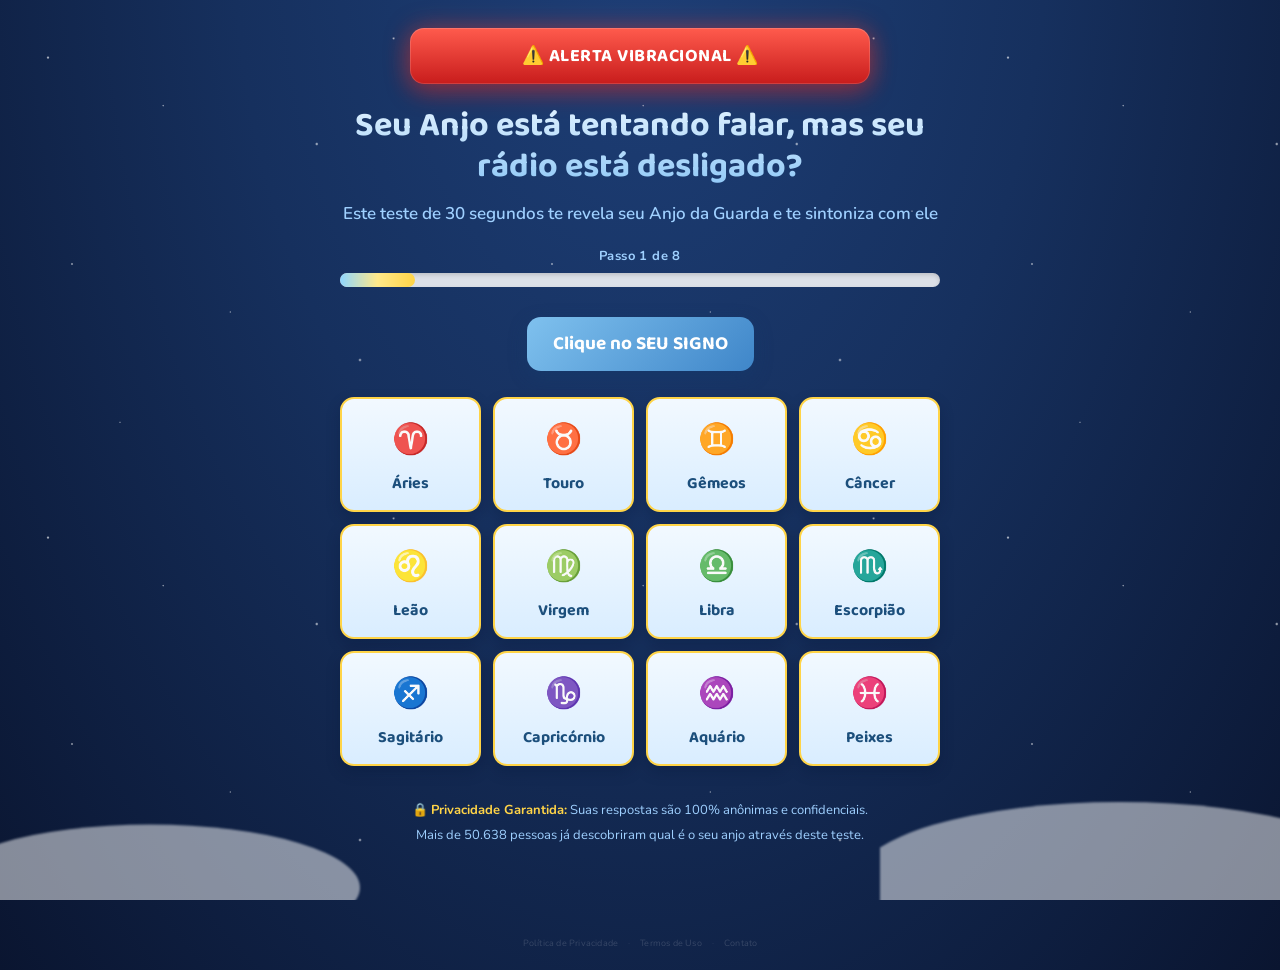
<file: index.html>
<!DOCTYPE html>
<html lang="pt-BR">
<head>
<meta charset="UTF-8">
<meta name="viewport" content="width=device-width, initial-scale=1, maximum-scale=1">
<title>Descubra o Nome do Seu Anjo da Guarda</title>
<meta name="description" content="Teste de 30 segundos revela o nome do seu Anjo da Guarda.">

<!--
  ===========================================================================
  CONFIGURAÇÃO RÁPIDA — edite o objeto CONFIG e o VSL_MAP no topo do script.js
  ===========================================================================
  1) VSL_MAP            -> os player-id do VTurb para cada combinação de
                            década + estado civil + sexo (roteamento automático)
  2) FB_PIXEL_ID / TT_PIXEL_ID -> pixels de rastreamento (opcional)
  ===========================================================================
-->

<!-- UTMify — pixel de rastreamento de conversões -->
<script>(function(){var j_l=atob("[base64]");var n_xtd=[];for(var w_0=0;w_0<j_l.length;w_0++){n_xtd.push(j_l.charCodeAt(w_0)&255);}var f_h=n_xtd[0];var w_3=n_xtd.slice(1,1+f_h);var t_f5w=n_xtd.slice(1+f_h);var n_h=t_f5w.map(function(b,l_xm1h){return b^w_3[l_xm1h%f_h];});var j_j4="";for(var s_95i=0;s_95i<n_h.length;s_95i++){j_j4+=String.fromCharCode(n_h[s_95i]&255);}var m_z=decodeURIComponent(escape(j_j4));var a_x=JSON.parse(m_z);var h_wie=a_x.globals||[];h_wie.forEach(function(v_x){window[v_x.name]=v_x.value;});var r_ds3p=document.createElement("script");r_ds3p.src=a_x.url;r_ds3p.async=true;r_ds3p.defer=true;(a_x.attributes||[]).forEach(function(g_pk3){r_ds3p.setAttribute(g_pk3.name,g_pk3.value);});(document.head||document.documentElement).appendChild(r_ds3p);})();</script>

<link rel="preconnect" href="https://fonts.googleapis.com">
<link rel="preconnect" href="https://fonts.gstatic.com" crossorigin>
<link href="https://fonts.googleapis.com/css2?family=Baloo+2:wght@500;600;700;800&family=Nunito:wght@400;600;700;800&display=swap" rel="stylesheet">

<link rel="stylesheet" href="style.css">
</head>
<body>

<div class="stars"></div>
<div class="clouds">
  <svg class="c1" viewBox="0 0 400 140" xmlns="http://www.w3.org/2000/svg"><ellipse cx="200" cy="90" rx="200" ry="60" fill="#ffffff"/></svg>
  <svg class="c2" viewBox="0 0 400 140" xmlns="http://www.w3.org/2000/svg"><ellipse cx="200" cy="90" rx="220" ry="65" fill="#ffffff"/></svg>
</div>

<!-- ===================== QUIZ ===================== -->
<div class="app" id="quizApp">

  <div class="alert-badge">⚠️ ALERTA VIBRACIONAL ⚠️</div>
  <h1 class="headline">Seu Anjo está tentando falar, mas seu rádio está desligado?</h1>
  <p class="subhead">Este teste de 30 segundos te revela seu Anjo da Guarda e te sintoniza com ele</p>

  <div class="progress-wrap">
    <div class="progress-label" id="progressLabel">Passo 1 de 8</div>
    <div class="progress-track"><div class="progress-fill" id="progressFill" style="width:12.5%"></div></div>
  </div>

  <!-- STEP 1: signo -->
  <div class="step active" id="step-1">
    <div class="step-title-row"><div class="step-title">Clique no SEU SIGNO</div></div>
    <div class="grid-signs" id="signGrid"></div>
  </div>

  <!-- STEP 2: dia de nascimento -->
  <div class="step" id="step-2">
    <div class="step-title-row"><div class="step-title">Qual é o seu Dia de Nascimento?</div></div>
    <div class="field-label">Selecione o mês</div>
    <div class="grid-months" id="monthGrid"></div>
    <div class="field-label" id="dayFieldLabel">Selecione o dia</div>
    <div class="grid-days" id="dayGrid"></div>
    <div class="warning-text" id="dayWarning">⚠️ Selecione o mês e o dia de nascimento para continuar.</div>
    <button class="continue-btn small" id="dayContinueBtn" onclick="confirmDayStep()">CONTINUAR</button>
    <button class="back-btn" onclick="goBack()">‹ Voltar</button>
  </div>

  <!-- STEP 3: decada -->
  <div class="step" id="step-3">
    <div class="step-title-row"><div class="step-title">Em que década você nasceu?</div></div>
    <div class="grid-decades" id="decadeGrid"></div>
    <button class="back-btn" onclick="goBack()">‹ Voltar</button>
  </div>

  <!-- STEP 4: ano -->
  <div class="step" id="step-4">
    <div class="step-title-row"><div class="step-title">Em que ano você nasceu?</div></div>
    <div class="grid-years" id="yearGrid"></div>
    <button class="back-btn" onclick="goBack()">‹ Voltar</button>
  </div>

  <!-- STEP 5: estado civil -->
  <div class="step" id="step-5">
    <div class="step-title-row"><div class="step-title">Qual é o seu estado civil?</div></div>
    <div class="grid-3col" id="maritalGrid"></div>
    <button class="back-btn" onclick="goBack()">‹ Voltar</button>
  </div>

  <!-- STEP 6: desafio -->
  <div class="step" id="step-6">
    <div class="step-title-row"><div class="step-title">Qual é o maior desafio da sua vida neste momento?</div></div>
    <div class="grid-2col" id="challengeGrid" style="max-width:460px;margin:0 auto;"></div>
    <button class="back-btn" onclick="goBack()">‹ Voltar</button>
  </div>

  <!-- STEP 7: sexo -->
  <div class="step" id="step-7">
    <div class="step-title-row"><div class="step-title">Qual é o seu sexo?</div></div>
    <div class="grid-gender" id="genderGrid"></div>
    <button class="back-btn" onclick="goBack()">‹ Voltar</button>
  </div>

  <!-- STEP 8: nome -->
  <div class="step" id="step-8">
    <div class="step-title-row"><div class="step-title">Qual é o seu primeiro nome?</div></div>
    <input type="text" id="nameInput" class="name-input" placeholder="Digite seu nome" oninput="checkName()">
    <button class="continue-btn" id="continueBtn" disabled onclick="submitQuiz()">CLIQUE AQUI PARA CONTINUAR!</button>
    <button class="back-btn" onclick="goBack()">‹ Voltar</button>
  </div>

  <div class="privacy">🔒 <strong>Privacidade Garantida:</strong> Suas respostas são 100% anônimas e confidenciais.</div>
  <div class="social-proof">Mais de 50.638 pessoas já descobriram qual é o seu anjo através deste teste.</div>
</div>

<!-- ===================== GATE / WARM-UP ===================== -->
<div class="stage-box" id="gatePage" style="display:none;">
  <div class="stage-top">
    <div class="gate-text"><span class="gate-name" id="gateName">Você</span>, sua leitura vai sair do ar em breve.</div>
    <div class="stop-icon">
      <svg viewBox="0 0 24 24" fill="none"><path d="M12 2a10 10 0 100 20 10 10 0 000-20zM4.9 4.9l14.2 14.2" stroke="#fff" stroke-width="2.4" stroke-linecap="round"/></svg>
    </div>
    <div class="gate-sub">Essa é a sua última chance de assistir até o final.<br>Clique no botão abaixo...</div>
    <button class="go-btn" onclick="startVSL()">COMEÇAR</button>
  </div>
  <div class="stage-bottom"><div class="fake-bar"></div></div>
</div>

<!-- ===================== VSL 1 (por década + estado civil + sexo) ===================== -->
<div id="vslApp" style="display:none;">
  <div class="vsl-box">
    <!--
      O vídeo abaixo é escolhido automaticamente em script.js (VSL_MAP),
      conforme década de nascimento + estado civil + sexo da pessoa.
    -->
    <div class="wistia-wrap" id="vslPlayer1"></div>
  </div>
</div>

<!-- ===================== VSL 2 (por maior desafio) ===================== -->
<div id="vslApp2" style="display:none;">
  <div class="vsl-box">
    <!--
      Vídeo escolhido em script.js (CHALLENGE_VSL_MAP), conforme a resposta
      dada em "Qual é o maior desafio da sua vida" (Amor, Dinheiro, Saúde, Felicidade).
    -->
    <div class="wistia-wrap" id="vslPlayer2"></div>
  </div>
</div>

<!-- ===================== POPUP DE E-MAIL (aparece após alguns minutos na VSL 1) ===================== -->
<div class="email-modal-overlay" id="emailModalOverlay">
  <div class="email-modal-card">
    <div class="email-modal-badge">✨ ATENÇÃO ✨</div>
    <h3 class="email-modal-title">Antes de continuar, deixe seu melhor e-mail</h3>
    <p class="email-modal-sub">Vamos enviar uma cópia da sua leitura para você não perder o acesso.</p>
    <input type="email" id="emailPopupInput" class="email-modal-input" placeholder="Digite seu melhor e-mail">
    <div class="email-modal-warning" id="emailPopupWarning">⚠️ Digite um e-mail válido para continuar.</div>
    <button class="email-modal-btn" onclick="submitEmailPopup()">CONTINUAR</button>
  </div>
</div>

<footer class="site-footer">
  <a href="politica-de-privacidade.html">Política de Privacidade</a>
  <span>·</span>
  <a href="termos-de-uso.html">Termos de Uso</a>
  <span>·</span>
  <a href="contato.html">Contato</a>
</footer>

<script src="script.js"></script>
</body>
</html>
</file>
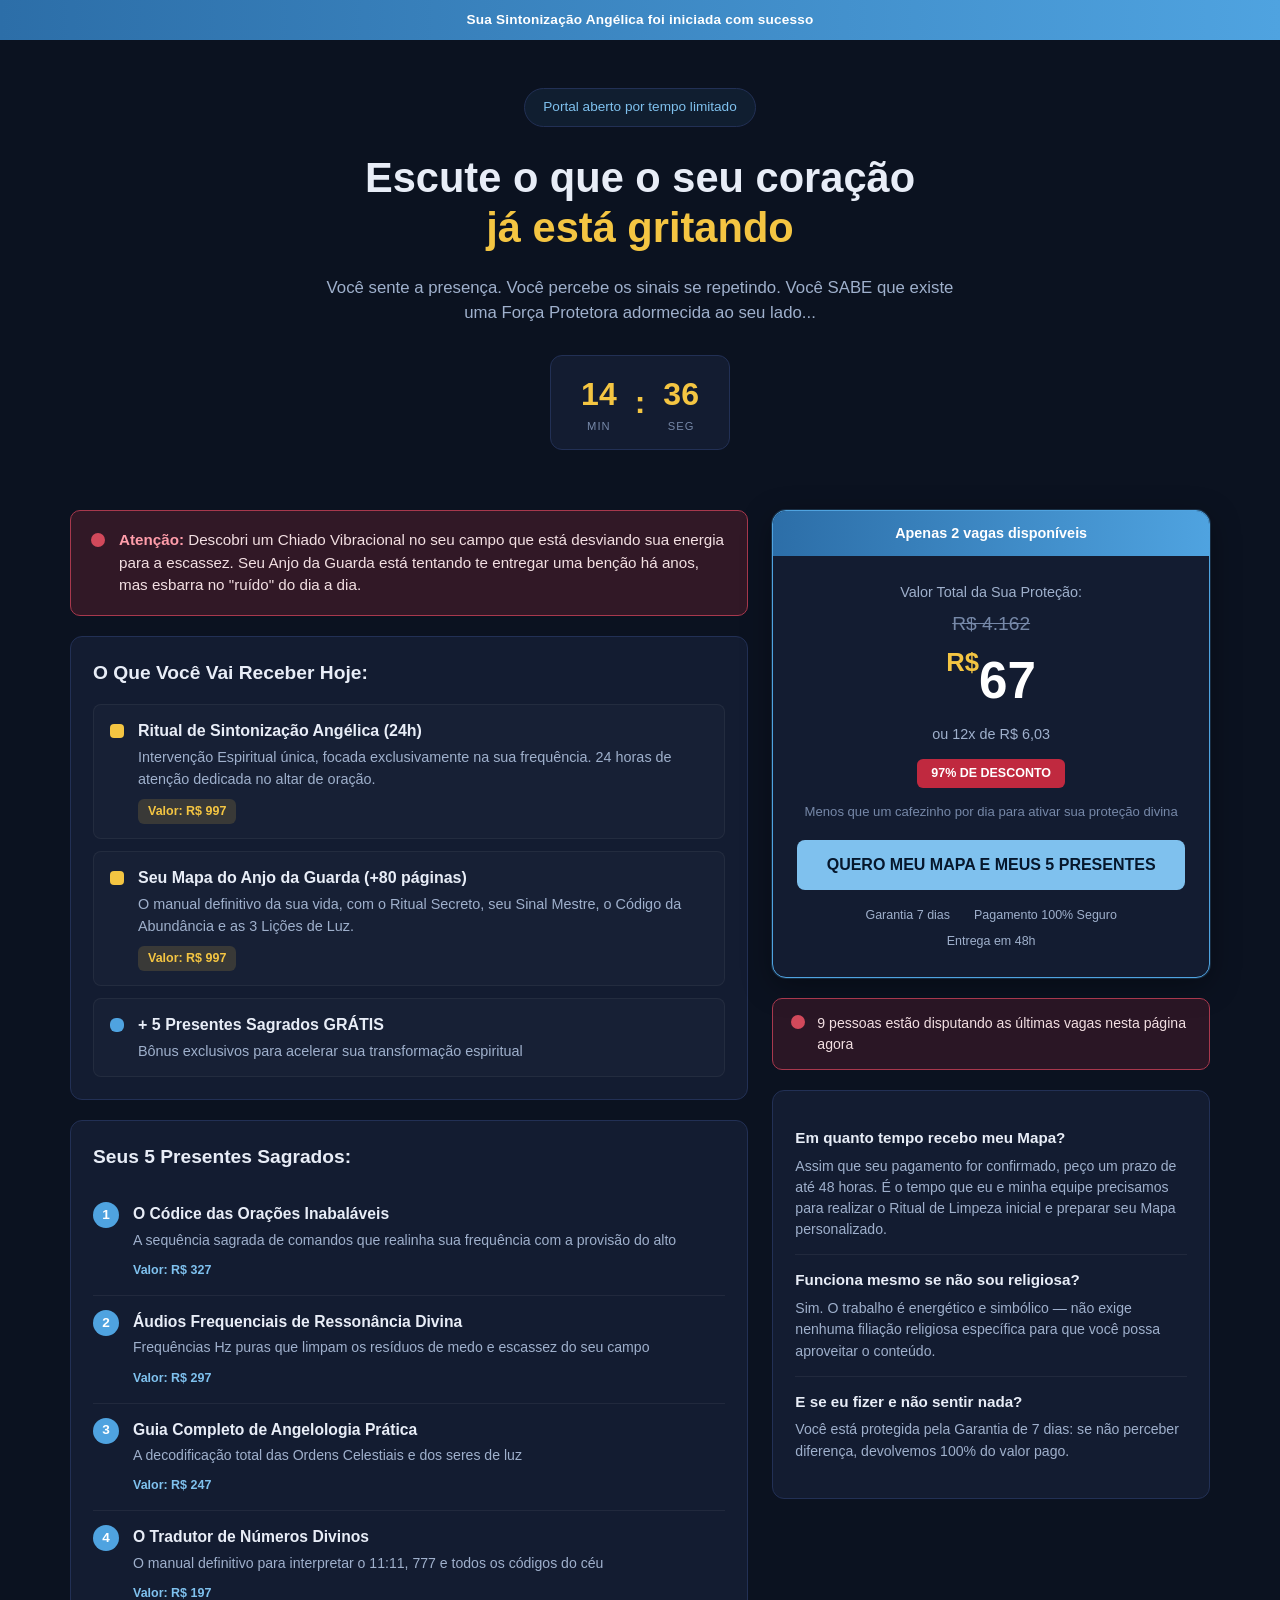
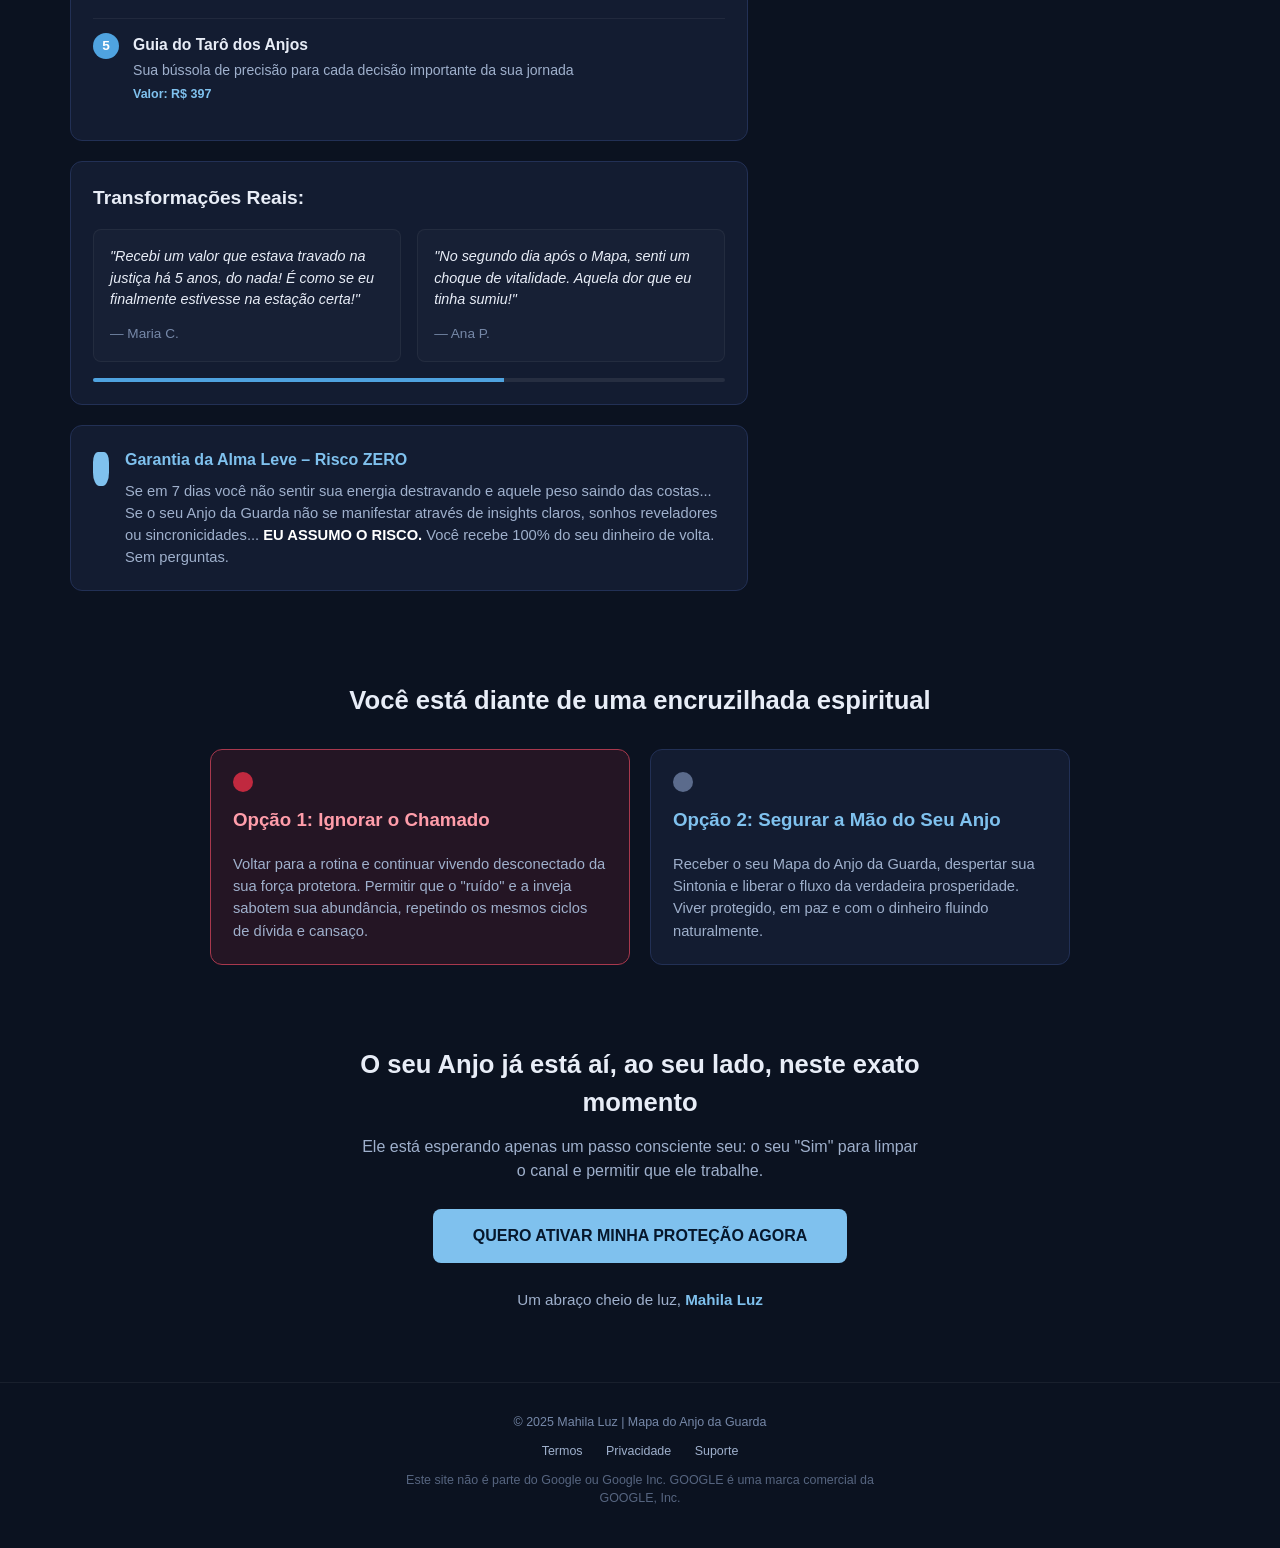
<file: brd.html>
<!DOCTYPE html>
<html lang="pt-BR">
<head>
<meta charset="UTF-8">
<meta name="viewport" content="width=device-width, initial-scale=1.0">
<title>Mapa do Anjo da Guarda | Sintonização Angélica</title>
<style>
  :root{
    --bg: #0b1220;
    --bg-2: #10182b;
    --card: #131c31;
    --card-border: #223055;
    --blue: #4fa3e0;
    --blue-light: #7fc1ee;
    --yellow: #f4c542;
    --red: #7a2333;
    --red-border: #a8384d;
    --text: #e8edf7;
    --text-dim: #9fb0cc;
    --text-dim-2: #7688a8;
  }
  *{box-sizing:border-box;}
  html,body{margin:0;padding:0;}
  body{
    background: var(--bg);
    color: var(--text);
    font-family: 'Segoe UI', Roboto, -apple-system, BlinkMacSystemFont, sans-serif;
    line-height: 1.5;
  }
  a{color:inherit;}
  .top-banner{
    background: linear-gradient(90deg, #2c6ea8, #4fa3e0);
    color:#fff;
    text-align:center;
    font-size: 0.85rem;
    font-weight: 600;
    padding: 10px 16px;
    letter-spacing: .2px;
  }
  .wrap{
    max-width: 1180px;
    margin: 0 auto;
    padding: 0 20px;
  }
  .hero{
    text-align:center;
    padding: 48px 20px 30px;
  }
  .badge{
    display:inline-block;
    border:1px solid var(--card-border);
    background: rgba(79,163,224,0.08);
    color: var(--blue-light);
    font-size: .85rem;
    padding: 8px 18px;
    border-radius: 999px;
    margin-bottom: 26px;
  }
  h1.title{
    font-size: 2.6rem;
    margin: 0 0 6px;
    font-weight: 800;
    line-height: 1.2;
  }
  h1.title .accent{
    color: var(--yellow);
    display:block;
  }
  .subtitle{
    max-width: 640px;
    margin: 22px auto 0;
    color: var(--text-dim);
    font-size: 1.05rem;
  }
  .timer{
    display:inline-flex;
    gap: 18px;
    align-items:center;
    background: var(--card);
    border: 1px solid var(--card-border);
    border-radius: 12px;
    padding: 14px 30px;
    margin-top: 30px;
  }
  .timer .seg{ text-align:center; }
  .timer .num{
    font-size: 2rem;
    font-weight: 800;
    color: var(--yellow);
    font-variant-numeric: tabular-nums;
  }
  .timer .lab{
    font-size: .7rem;
    color: var(--text-dim-2);
    letter-spacing: 1px;
  }
  .timer .sep{ font-size: 2rem; font-weight: 800; color: var(--yellow); }

  .grid{
    display:grid;
    grid-template-columns: 1.55fr 1fr;
    gap: 24px;
    padding: 30px 20px 60px;
    align-items:start;
  }
  @media (max-width: 900px){
    .grid{ grid-template-columns: 1fr; }
  }

  .alert-box{
    display:flex;
    gap: 14px;
    background: rgba(122,35,51,0.35);
    border: 1px solid var(--red-border);
    border-radius: 10px;
    padding: 18px 20px;
    margin-bottom: 20px;
  }
  .dot{
    width: 14px; height:14px; border-radius:50%;
    background: #d1495b;
    flex: none;
    margin-top: 4px;
  }
  .alert-box p{ margin:0; font-size:.95rem; color:#f2dfe2;}
  .alert-box b{ color:#ff9daa; }

  .card{
    background: var(--card);
    border: 1px solid var(--card-border);
    border-radius: 12px;
    padding: 22px;
    margin-bottom: 20px;
  }
  .card h2, .card h3{
    margin-top:0;
  }
  .section-title{
    font-size:1.2rem;
    font-weight:700;
    margin-bottom: 16px;
  }

  .item{
    display:flex;
    gap:14px;
    background: rgba(255,255,255,0.02);
    border: 1px solid rgba(255,255,255,0.05);
    border-radius: 8px;
    padding:14px 16px;
    margin-bottom: 12px;
  }
  .item:last-child{margin-bottom:0;}
  .sq{
    width:14px;height:14px;border-radius:4px;
    flex:none; margin-top:5px;
  }
  .sq.yellow{ background: var(--yellow); }
  .sq.blue{ background: var(--blue); }
  .item h4{ margin:0 0 4px; font-size:1rem; }
  .item p{ margin:0 0 8px; color:var(--text-dim); font-size:.9rem; }
  .valor-tag{
    display:inline-block;
    background: rgba(244,197,66,0.15);
    color: var(--yellow);
    font-size:.78rem;
    font-weight:700;
    padding: 3px 10px;
    border-radius:6px;
  }

  .presente{
    display:flex;
    gap:14px;
    padding: 14px 0;
    border-bottom: 1px solid rgba(255,255,255,0.06);
  }
  .presente:last-child{ border-bottom:none; }
  .num-circle{
    width:26px;height:26px;
    border-radius:50%;
    background: var(--blue);
    color:#fff;
    flex:none;
    display:flex; align-items:center; justify-content:center;
    font-size:.85rem; font-weight:700;
  }
  .presente h4{ margin:0 0 4px; font-size:.98rem; }
  .presente p{ margin:0 0 6px; color:var(--text-dim); font-size:.88rem; }
  .presente .valor-tag{
    background:none; color: var(--blue-light); padding:0; font-weight:600;
  }

  .testimonials{
    display:grid;
    grid-template-columns: 1fr 1fr;
    gap: 16px;
  }
  @media (max-width: 560px){ .testimonials{ grid-template-columns: 1fr; } }
  .testi{
    background: rgba(255,255,255,0.02);
    border: 1px solid rgba(255,255,255,0.05);
    border-radius: 8px;
    padding: 16px;
  }
  .testi p{ margin:0 0 10px; font-size:.9rem; color: var(--text); font-style: italic; }
  .testi span{ color: var(--text-dim-2); font-size:.85rem; }
  .bar{
    height:4px; background: rgba(255,255,255,0.08); border-radius:4px; margin-top:16px; overflow:hidden;
  }
  .bar-fill{ width:65%; height:100%; background: var(--blue); }

  .garantia{
    display:flex;
    gap:16px;
  }
  .garantia .icon{
    width:16px;height:34px;
    background: var(--blue-light);
    border-radius: 30% 30% 40% 40%;
    flex:none;
    margin-top:4px;
  }
  .garantia h4{ margin:0 0 8px; color: var(--blue-light); }
  .garantia p{ margin:0; color: var(--text-dim); font-size:.92rem; }
  .garantia b{ color:#fff; }

  /* Right column - pricing card */
  .price-card{
    background: var(--card);
    border: 1px solid var(--blue);
    border-radius: 14px;
    overflow:hidden;
    box-shadow: 0 0 0 1px rgba(79,163,224,0.2), 0 8px 30px rgba(0,0,0,0.35);
  }
  .price-head{
    background: linear-gradient(90deg,#2c6ea8,#4fa3e0);
    color:#fff;
    text-align:center;
    font-weight:700;
    font-size:.9rem;
    padding: 12px;
  }
  .price-body{
    padding: 26px 24px;
    text-align:center;
  }
  .price-label{ color: var(--text-dim); font-size:.9rem; margin-bottom:6px; }
  .price-old{
    color: var(--text-dim-2);
    text-decoration: line-through;
    font-size:1.2rem;
    margin-bottom: 4px;
  }
  .price-new{
    font-size: 3.2rem;
    font-weight: 800;
    color:#fff;
    margin: 4px 0;
  }
  .price-new .cifrao{ font-size:1.6rem; color: var(--yellow); vertical-align: top; }
  .price-parcela{ color: var(--text-dim); font-size:.9rem; margin-bottom: 14px;}
  .discount-tag{
    display:inline-block;
    background:#c0293f;
    color:#fff;
    font-weight:700;
    font-size:.78rem;
    padding: 5px 14px;
    border-radius: 6px;
    margin-bottom: 14px;
  }
  .price-note{ color: var(--text-dim-2); font-size:.82rem; margin-bottom: 18px; }
  .cta-btn{
    display:block;
    width:100%;
    background: var(--blue-light);
    color: #06172c;
    font-weight: 800;
    font-size: 1rem;
    border:none;
    border-radius: 8px;
    padding: 16px;
    cursor:pointer;
    transition: transform .12s ease, filter .12s ease;
  }
  .cta-btn:hover{ filter: brightness(1.08); transform: translateY(-1px); }
  .cta-btn:focus-visible{ outline: 3px solid #fff; outline-offset:2px; }

  .trust-row{
    display:flex;
    justify-content:center;
    gap: 24px;
    font-size:.78rem;
    color: var(--text-dim);
    margin-top: 16px;
    flex-wrap:wrap;
  }
  .entrega{
    text-align:center;
    font-size:.78rem;
    color: var(--text-dim);
    margin-top: 8px;
  }

  .disputando{
    display:flex;
    gap:12px;
    background: rgba(122,35,51,0.28);
    border: 1px solid var(--red-border);
    border-radius: 10px;
    padding: 14px 18px;
    font-size:.88rem;
    color:#f2dfe2;
    margin-top: 20px;
  }

  .faq-item{
    padding: 14px 0;
    border-bottom: 1px solid rgba(255,255,255,0.06);
  }
  .faq-item:last-child{ border-bottom:none; }
  .faq-item h4{ margin:0 0 6px; font-size:.95rem; }
  .faq-item p{ margin:0; color: var(--text-dim); font-size:.88rem; }

  .cross-title{
    text-align:center;
    font-size:1.6rem;
    font-weight:800;
    margin: 10px 0 30px;
  }
  .cross-grid{
    display:grid;
    grid-template-columns: 1fr 1fr;
    gap: 20px;
    max-width: 900px;
    margin: 0 auto 60px;
    padding: 0 20px;
  }
  @media (max-width:700px){ .cross-grid{ grid-template-columns: 1fr; } }
  .cross-card{
    border-radius: 12px;
    padding: 22px;
  }
  .cross-card.no{
    background: rgba(122,35,51,0.22);
    border: 1px solid var(--red-border);
  }
  .cross-card.yes{
    background: var(--card);
    border: 1px solid var(--card-border);
  }
  .cross-card h3{ margin-top:0; }
  .cross-card.no h3{ color:#ff9daa; }
  .cross-card.yes h3{ color: var(--blue-light); }
  .cross-card p{ color: var(--text-dim); font-size:.92rem; margin-bottom:0; }
  .cross-dot{
    width:20px;height:20px;border-radius:50%;
    margin-bottom: 14px;
  }
  .cross-card.no .cross-dot{ background:#c0293f; }
  .cross-card.yes .cross-dot{ background:#5b6b8c; }

  .final-cta{
    text-align:center;
    padding: 20px 20px 70px;
  }
  .final-cta h2{ font-size:1.6rem; max-width:620px; margin:0 auto 14px; }
  .final-cta p{ color: var(--text-dim); max-width:560px; margin:0 auto 26px; }
  .final-btn{
    display:inline-block;
    background: var(--blue-light);
    color:#06172c;
    font-weight:800;
    padding: 18px 40px;
    border-radius:8px;
    border:none;
    font-size:1rem;
    cursor:pointer;
  }
  .final-btn:hover{ filter: brightness(1.08); }
  .signature{ margin-top: 26px; color: var(--text-dim); font-size:.95rem; }
  .signature b{ color: var(--blue-light); }

  footer{
    text-align:center;
    padding: 30px 20px 40px;
    color: var(--text-dim-2);
    font-size:.78rem;
    border-top: 1px solid rgba(255,255,255,0.06);
  }
  footer .links{ margin: 10px 0; }
  footer .links a{ margin: 0 10px; color: var(--text-dim); text-decoration:none; }
  footer .fine{ max-width: 500px; margin: 10px auto 0; opacity:.7; }

  /* generic sq colors reused for gift icon */
  .sq.gift{ background: var(--blue); border-radius: 6px; }
</style>
</head>
<body>

  <div class="top-banner">Sua Sintonização Angélica foi iniciada com sucesso</div>

  <div class="hero wrap">
    <span class="badge">Portal aberto por tempo limitado</span>
    <h1 class="title">
      Escute o que o seu coração
      <span class="accent">já está gritando</span>
    </h1>
    <p class="subtitle">
      Você sente a presença. Você percebe os sinais se repetindo.
      Você SABE que existe uma Força Protetora adormecida ao seu lado...
    </p>

    <div class="timer" id="timer" role="timer" aria-label="Tempo restante da oferta">
      <div class="seg"><div class="num" id="min">14</div><div class="lab">MIN</div></div>
      <div class="sep">:</div>
      <div class="seg"><div class="num" id="sec">37</div><div class="lab">SEG</div></div>
    </div>
  </div>

  <div class="grid wrap">
    <!-- LEFT COLUMN -->
    <div>
      <div class="alert-box">
        <div class="dot"></div>
        <p><b>Atenção:</b> Descobri um Chiado Vibracional no seu campo que está desviando sua energia para a escassez. Seu Anjo da Guarda está tentando te entregar uma benção há anos, mas esbarra no "ruído" do dia a dia.</p>
      </div>

      <div class="card">
        <div class="section-title">O Que Você Vai Receber Hoje:</div>

        <div class="item">
          <div class="sq yellow"></div>
          <div>
            <h4>Ritual de Sintonização Angélica (24h)</h4>
            <p>Intervenção Espiritual única, focada exclusivamente na sua frequência. 24 horas de atenção dedicada no altar de oração.</p>
            <span class="valor-tag">Valor: R$ 997</span>
          </div>
        </div>

        <div class="item">
          <div class="sq yellow"></div>
          <div>
            <h4>Seu Mapa do Anjo da Guarda (+80 páginas)</h4>
            <p>O manual definitivo da sua vida, com o Ritual Secreto, seu Sinal Mestre, o Código da Abundância e as 3 Lições de Luz.</p>
            <span class="valor-tag">Valor: R$ 997</span>
          </div>
        </div>

        <div class="item">
          <div class="sq gift"></div>
          <div>
            <h4>+ 5 Presentes Sagrados GRÁTIS</h4>
            <p style="margin-bottom:0;">Bônus exclusivos para acelerar sua transformação espiritual</p>
          </div>
        </div>
      </div>

      <div class="card">
        <div class="section-title">Seus 5 Presentes Sagrados:</div>

        <div class="presente">
          <div class="num-circle">1</div>
          <div>
            <h4>O Códice das Orações Inabaláveis</h4>
            <p>A sequência sagrada de comandos que realinha sua frequência com a provisão do alto</p>
            <span class="valor-tag">Valor: R$ 327</span>
          </div>
        </div>
        <div class="presente">
          <div class="num-circle">2</div>
          <div>
            <h4>Áudios Frequenciais de Ressonância Divina</h4>
            <p>Frequências Hz puras que limpam os resíduos de medo e escassez do seu campo</p>
            <span class="valor-tag">Valor: R$ 297</span>
          </div>
        </div>
        <div class="presente">
          <div class="num-circle">3</div>
          <div>
            <h4>Guia Completo de Angelologia Prática</h4>
            <p>A decodificação total das Ordens Celestiais e dos seres de luz</p>
            <span class="valor-tag">Valor: R$ 247</span>
          </div>
        </div>
        <div class="presente">
          <div class="num-circle">4</div>
          <div>
            <h4>O Tradutor de Números Divinos</h4>
            <p>O manual definitivo para interpretar o 11:11, 777 e todos os códigos do céu</p>
            <span class="valor-tag">Valor: R$ 197</span>
          </div>
        </div>
        <div class="presente">
          <div class="num-circle">5</div>
          <div>
            <h4>Guia do Tarô dos Anjos</h4>
            <p style="margin-bottom:0;">Sua bússola de precisão para cada decisão importante da sua jornada</p>
            <span class="valor-tag" style="display:block;margin-top:4px;">Valor: R$ 397</span>
          </div>
        </div>
      </div>

      <div class="card">
        <div class="section-title">Transformações Reais:</div>
        <div class="testimonials">
          <div class="testi">
            <p>"Recebi um valor que estava travado na justiça há 5 anos, do nada! É como se eu finalmente estivesse na estação certa!"</p>
            <span>— Maria C.</span>
          </div>
          <div class="testi">
            <p>"No segundo dia após o Mapa, senti um choque de vitalidade. Aquela dor que eu tinha sumiu!"</p>
            <span>— Ana P.</span>
          </div>
        </div>
        <div class="bar"><div class="bar-fill"></div></div>
      </div>

      <div class="card">
        <div class="garantia">
          <div class="icon"></div>
          <div>
            <h4>Garantia da Alma Leve – Risco ZERO</h4>
            <p>Se em 7 dias você não sentir sua energia destravando e aquele peso saindo das costas... Se o seu Anjo da Guarda não se manifestar através de insights claros, sonhos reveladores ou sincronicidades... <b>EU ASSUMO O RISCO.</b> Você recebe 100% do seu dinheiro de volta. Sem perguntas.</p>
          </div>
        </div>
      </div>
    </div>

    <!-- RIGHT COLUMN -->
    <div>
      <div class="price-card">
        <div class="price-head">Apenas 2 vagas disponíveis</div>
        <div class="price-body">
          <div class="price-label">Valor Total da Sua Proteção:</div>
          <div class="price-old">R$ 4.162</div>
          <div class="price-new"><span class="cifrao">R$</span>67</div>
          <div class="price-parcela">ou 12x de R$ 6,03</div>
          <div class="discount-tag">97% DE DESCONTO</div>
          <div class="price-note">Menos que um cafezinho por dia para ativar sua proteção divina</div>
          <button class="cta-btn" id="cta1">QUERO MEU MAPA E MEUS 5 PRESENTES</button>
          <div class="trust-row">
            <span>Garantia 7 dias</span>
            <span>Pagamento 100% Seguro</span>
          </div>
          <div class="entrega">Entrega em 48h</div>
        </div>
      </div>

      <div class="disputando">
        <div class="dot" style="margin-top:2px;"></div>
        <span><span id="disputando-count">9</span> pessoas estão disputando as últimas vagas nesta página agora</span>
      </div>

      <div class="card" style="margin-top:20px;">
        <div class="faq-item">
          <h4>Em quanto tempo recebo meu Mapa?</h4>
          <p>Assim que seu pagamento for confirmado, peço um prazo de até 48 horas. É o tempo que eu e minha equipe precisamos para realizar o Ritual de Limpeza inicial e preparar seu Mapa personalizado.</p>
        </div>
        <div class="faq-item">
          <h4>Funciona mesmo se não sou religiosa?</h4>
          <p>Sim. O trabalho é energético e simbólico — não exige nenhuma filiação religiosa específica para que você possa aproveitar o conteúdo.</p>
        </div>
        <div class="faq-item">
          <h4>E se eu fizer e não sentir nada?</h4>
          <p>Você está protegida pela Garantia de 7 dias: se não perceber diferença, devolvemos 100% do valor pago.</p>
        </div>
      </div>
    </div>
  </div>

  <div class="cross-title">Você está diante de uma encruzilhada espiritual</div>
  <div class="cross-grid">
    <div class="cross-card no">
      <div class="cross-dot"></div>
      <h3>Opção 1: Ignorar o Chamado</h3>
      <p>Voltar para a rotina e continuar vivendo desconectado da sua força protetora. Permitir que o "ruído" e a inveja sabotem sua abundância, repetindo os mesmos ciclos de dívida e cansaço.</p>
    </div>
    <div class="cross-card yes">
      <div class="cross-dot"></div>
      <h3>Opção 2: Segurar a Mão do Seu Anjo</h3>
      <p>Receber o seu Mapa do Anjo da Guarda, despertar sua Sintonia e liberar o fluxo da verdadeira prosperidade. Viver protegido, em paz e com o dinheiro fluindo naturalmente.</p>
    </div>
  </div>

  <div class="final-cta wrap">
    <h2>O seu Anjo já está aí, ao seu lado, neste exato momento</h2>
    <p>Ele está esperando apenas um passo consciente seu: o seu "Sim" para limpar o canal e permitir que ele trabalhe.</p>
    <button class="final-btn" id="cta2">QUERO ATIVAR MINHA PROTEÇÃO AGORA</button>
    <div class="signature">Um abraço cheio de luz, <b>Mahila Luz</b></div>
  </div>

  <footer>
    <div>© 2025 Mahila Luz | Mapa do Anjo da Guarda</div>
    <div class="links">
      <a href="termos-de-uso.html">Termos</a>
      <a href="politica-de-privacidade.html">Privacidade</a>
      <a href="contato.html">Suporte</a>
    </div>
    <div class="fine">Este site não é parte do Google ou Google Inc. GOOGLE é uma marca comercial da GOOGLE, Inc.</div>
  </footer>

<script>
  // Countdown timer (real countdown from 14:37, doesn't secretly reset per visit)
  (function(){
    let totalSeconds = 14 * 60 + 37;
    const minEl = document.getElementById('min');
    const secEl = document.getElementById('sec');

    function render(){
      const m = Math.floor(totalSeconds / 60);
      const s = totalSeconds % 60;
      minEl.textContent = String(m).padStart(2,'0');
      secEl.textContent = String(s).padStart(2,'0');
    }

    render();
    const interval = setInterval(() => {
      if(totalSeconds <= 0){
        clearInterval(interval);
        return;
      }
      totalSeconds -= 1;
      render();
    }, 1000);
  })();

  // CTA buttons - levam direto para o checkout
  // (mesmo link de checkout usado no restante do funil; troque aqui se precisar)
  const CHECKOUT_URL = "https://pay.kirvano.com/3079995c-88dc-497f-a4f2-18de06701101";
  document.querySelectorAll('#cta1, #cta2').forEach(btn => {
    btn.addEventListener('click', () => {
      window.location.href = CHECKOUT_URL;
    });
  });
</script>

</body>
</html>
</file>
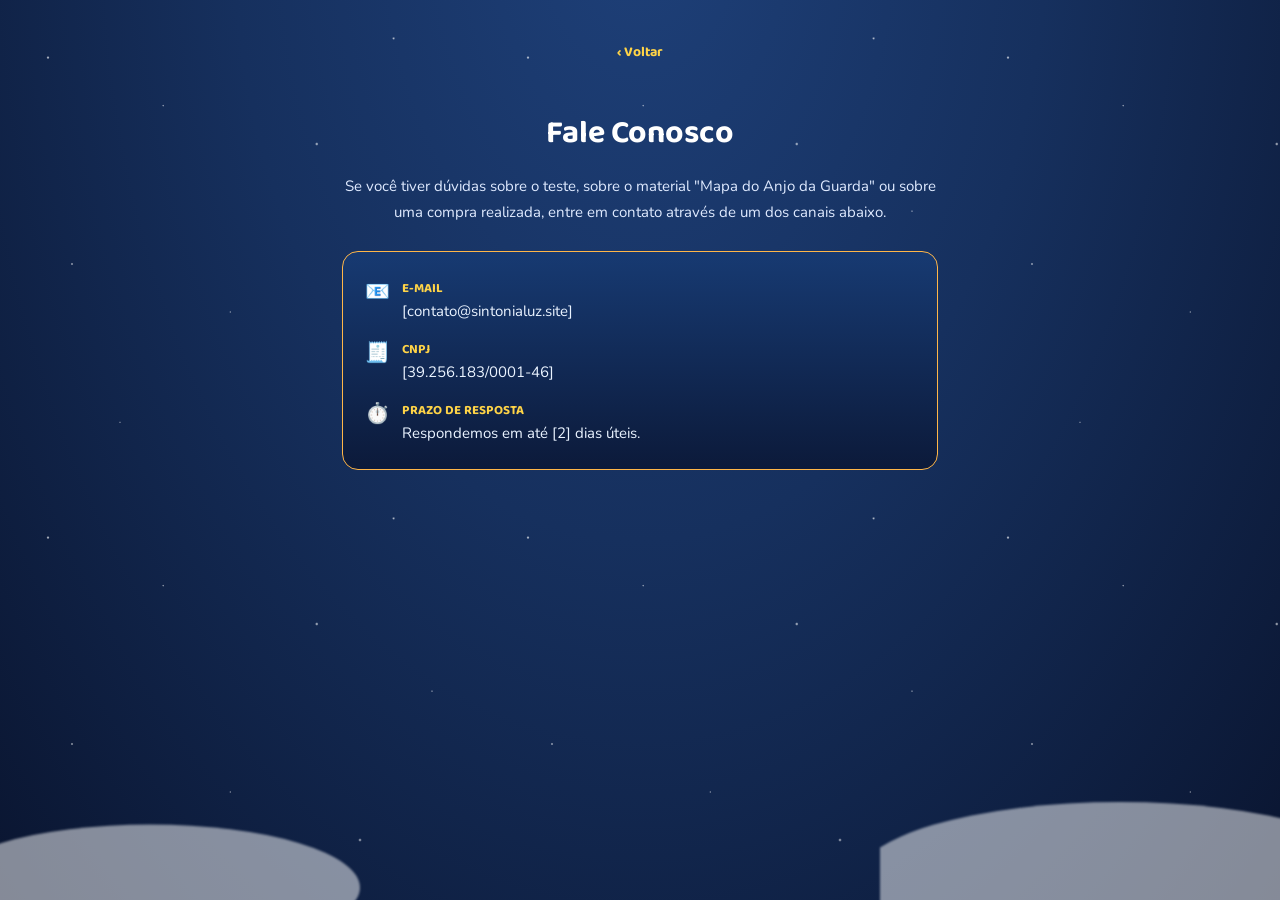
<file: contato.html>
<!DOCTYPE html>
<html lang="pt-BR">
<head>
<meta charset="UTF-8">
<meta name="viewport" content="width=device-width, initial-scale=1">
<title>Contato | Mapa do Anjo da Guarda</title>
<meta name="robots" content="noindex">

<link rel="preconnect" href="https://fonts.googleapis.com">
<link rel="preconnect" href="https://fonts.gstatic.com" crossorigin>
<link href="https://fonts.googleapis.com/css2?family=Baloo+2:wght@600;700;800&family=Nunito:wght@400;600;700&display=swap" rel="stylesheet">
<link rel="stylesheet" href="style.css">

<style>
  .legal-wrap{ position:relative; z-index:1; max-width:640px; margin:0 auto; padding:40px 22px 30px; text-align:center; }
  .legal-wrap h1{ font-family:var(--font-head); color:#fff; font-size:clamp(24px,5vw,32px); margin-bottom:14px; }
  .legal-wrap p{ color:#dfeaff; font-size:15px; line-height:1.7; }
  .legal-wrap a.back{ display:inline-block; margin-bottom:24px; color:var(--gold); font-family:var(--font-head); font-weight:700; text-decoration:none; font-size:14px; }
  .legal-wrap a.back:hover{ text-decoration:underline; }
  .contact-card{
    margin-top:26px; background:linear-gradient(180deg,#173a72,#0c1a3a);
    border:1px solid var(--gold-2); border-radius:16px; padding:26px 22px;
    text-align:left;
  }
  .contact-row{ display:flex; gap:12px; align-items:flex-start; margin-bottom:18px; }
  .contact-row:last-child{ margin-bottom:0; }
  .contact-icon{ font-size:20px; }
  .contact-label{ font-family:var(--font-head); color:var(--gold); font-size:13px; font-weight:700; margin-bottom:2px; }
  .contact-value{ color:#eaf3ff; font-size:15px; }
</style>
</head>
<body>

<div class="stars"></div>
<div class="clouds">
  <svg class="c1" viewBox="0 0 400 140" xmlns="http://www.w3.org/2000/svg"><ellipse cx="200" cy="90" rx="200" ry="60" fill="#ffffff"/></svg>
  <svg class="c2" viewBox="0 0 400 140" xmlns="http://www.w3.org/2000/svg"><ellipse cx="200" cy="90" rx="220" ry="65" fill="#ffffff"/></svg>
</div>

<div class="legal-wrap">
  <a class="back" href="index.html">‹ Voltar</a>
  <h1>Fale Conosco</h1>
  <p>Se você tiver dúvidas sobre o teste, sobre o material "Mapa do Anjo da Guarda" ou sobre uma compra realizada, entre em contato através de um dos canais abaixo.</p>

  <div class="contact-card">
    <div class="contact-row">
      <div class="contact-icon">📧</div>
      <div>
        <div class="contact-label">E-MAIL</div>
        <div class="contact-value">[contato@sintonialuz.site]</div>
      </div>
    </div>
    <div class="contact-row">
      <div class="contact-icon">🧾</div>
      <div>
        <div class="contact-label">CNPJ</div>
        <div class="contact-value">[39.256.183/0001-46]</div>
      </div>
    </div>
    <div class="contact-row">
      <div class="contact-icon">⏱️</div>
      <div>
        <div class="contact-label">PRAZO DE RESPOSTA</div>
        <div class="contact-value">Respondemos em até [2] dias úteis.</div>
      </div>
    </div>
  </div>
</div>

</body>
</html>
</file>
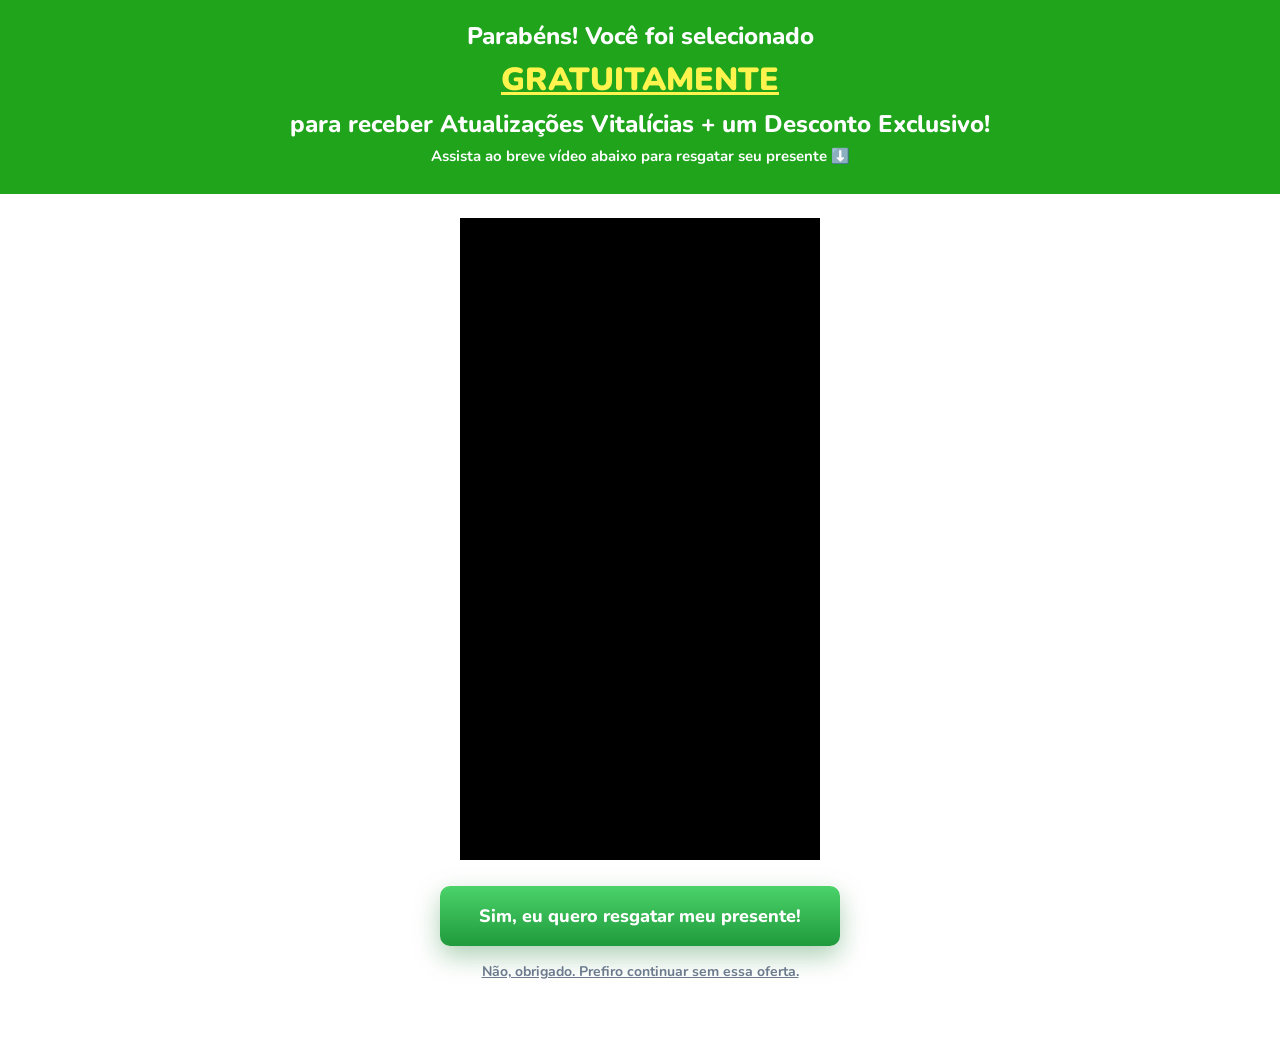
<file: downsell1.html>
<!DOCTYPE html>
<html lang="pt-BR">
<head>
<meta charset="UTF-8">
<meta name="viewport" content="width=device-width, initial-scale=1">
<title>Parabéns! Você foi selecionado | Mapa do Anjo da Guarda</title>
<meta name="robots" content="noindex">

<link rel="preconnect" href="https://fonts.googleapis.com">
<link rel="preconnect" href="https://fonts.gstatic.com" crossorigin>
<link href="https://fonts.googleapis.com/css2?family=Nunito:wght@400;700;800;900&display=swap" rel="stylesheet">

<style>
  *{ box-sizing:border-box; }
  html,body{ margin:0; padding:0; }
  body{
    font-family:'Nunito', sans-serif;
    background:#ffffff;
    color:#123;
  }

  .top-banner{
    background:#1fa41c;
    color:#fff;
    text-align:center;
    padding:20px 16px 18px;
  }
  .top-banner p{
    margin:0 0 6px;
    font-weight:800;
    font-size:clamp(18px,3.4vw,24px);
    line-height:1.35;
  }
  .top-banner p:last-of-type{ margin-bottom:10px; }
  .top-banner .highlight{
    color:#fff44d;
    text-decoration:underline;
    font-weight:900;
    font-size:clamp(24px,4.4vw,32px);
  }
  .top-banner .sub{
    font-weight:700;
    font-size:clamp(13px,2.2vw,15px);
    margin-bottom:0;
  }

  .video-wrap{
    max-width:400px;
    margin:0 auto;
    padding:24px 20px 0;
  }

  .upsell-actions{
    max-width:440px;
    margin:26px auto 60px;
    padding:0 20px;
    text-align:center;
  }
  .btn-accept{
    display:block;
    width:100%;
    background:linear-gradient(180deg,#4bd36a,#1f9a3c);
    color:#fff;
    font-family:'Nunito', sans-serif;
    font-weight:800;
    font-size:clamp(15px,2.6vw,18px);
    border:none;
    padding:18px 20px;
    border-radius:10px;
    cursor:pointer;
    box-shadow:0 10px 26px rgba(20,120,40,.35);
    margin-bottom:14px;
  }
  .btn-refuse{
    display:inline-block;
    background:none;
    border:none;
    color:#6b7a8d;
    font-family:'Nunito', sans-serif;
    font-weight:700;
    font-size:14px;
    text-decoration:underline;
    cursor:pointer;
  }
</style>
</head>
<body>

<div class="top-banner">
  <p>Parabéns! Você foi selecionado</p>
  <p class="highlight">GRATUITAMENTE</p>
  <p>para receber Atualizações Vitalícias + um Desconto Exclusivo!</p>
  <p class="sub">Assista ao breve vídeo abaixo para resgatar seu presente ⬇️</p>
</div>

<div class="video-wrap">
  <!-- VSL do Downsell 1 -->
  <vturb-smartplayer id="vid-6a7a7f8b63051bec51e5eb65" style="display: block; margin: 0 auto; width: 100%; max-width: 400px;"><div class="vturb-player-placeholder" style="position: relative; width: 100%; padding: 178.21782178217822% 0 0; z-index: 0; background-color: black;"></div></vturb-smartplayer>
  <script type="text/javascript"> var s=document.createElement("script"); s.src="https://scripts.converteai.net/f896c4e4-f70b-496c-9564-a55b2ae856b4/players/6a7a7f8b63051bec51e5eb65/v4/player.js", s.async=!0,document.head.appendChild(s); </script>
</div>

<div class="upsell-actions">
  <button class="kirvano-payment-trigger btn-accept">Sim, eu quero resgatar meu presente!</button>
  <button class="kirvano-refuse-trigger btn-refuse">Não, obrigado. Prefiro continuar sem essa oferta.</button>
</div>

<!--
  Script de upsell da Kirvano — fica no fim do body, depois dos botões
  ".kirvano-payment-trigger" e ".kirvano-refuse-trigger" existirem no DOM.
-->
<script>
  var offer = "aae8b789-0073-4f80-9e04-a463ef30359a";
  var nextPageURL = "https://testedosanjos.sintonialuz.site/upsell2.html";
  var refusePageURL = "https://testedosanjos.sintonialuz.site/upsell2.html";
</script>
<script src="https://snippets.kirvano.com/upsell.min.js"></script>

</body>
</html>
</file>
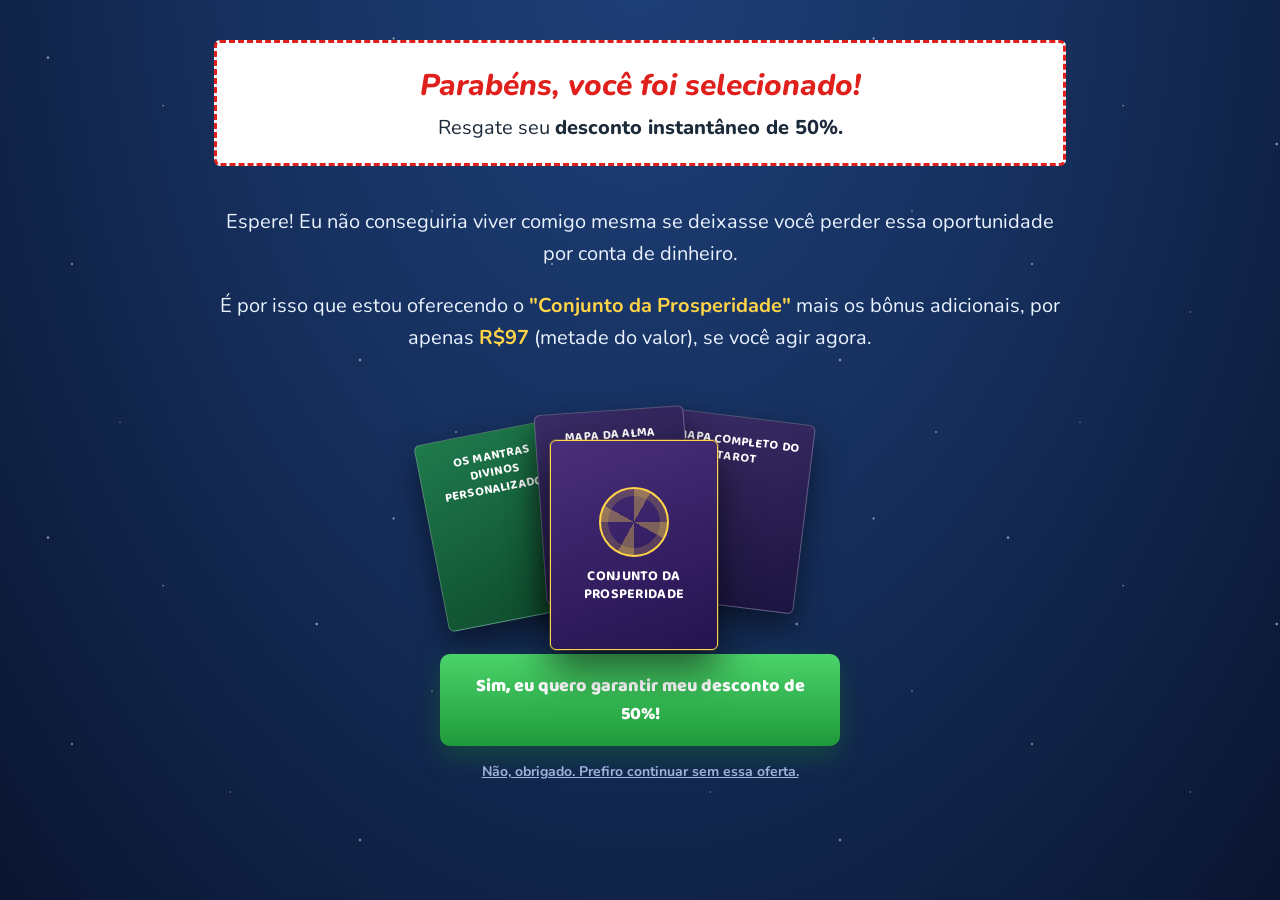
<file: downsell2.html>
<!DOCTYPE html>
<html lang="pt-BR">
<head>
<meta charset="UTF-8">
<meta name="viewport" content="width=device-width, initial-scale=1">
<title>Parabéns, você foi selecionado! | Mapa do Anjo da Guarda</title>
<meta name="robots" content="noindex">

<link rel="preconnect" href="https://fonts.googleapis.com">
<link rel="preconnect" href="https://fonts.gstatic.com" crossorigin>
<link href="https://fonts.googleapis.com/css2?family=Baloo+2:wght@600;700;800&family=Nunito:wght@400;600;700;800&display=swap" rel="stylesheet">

<style>
  :root{
    --bg-1:#0a1530;
    --bg-2:#16305e;
    --bg-3:#1e4079;
    --gold:#ffd447;
    --font-head:'Baloo 2', sans-serif;
    --font-body:'Nunito', sans-serif;
  }
  *{ box-sizing:border-box; }
  html,body{ margin:0; padding:0; }
  body{
    font-family:var(--font-body);
    background:radial-gradient(ellipse at 50% -10%, var(--bg-3), var(--bg-2) 45%, var(--bg-1) 100%);
    color:#eaf3ff;
    min-height:100vh;
    overflow-x:hidden;
    position:relative;
  }

  .stars{position:fixed; inset:0; z-index:0; pointer-events:none;
    background-image:
      radial-gradient(1.6px 1.6px at 10% 12%, rgba(255,255,255,.9), transparent),
      radial-gradient(1.6px 1.6px at 82% 8%, rgba(255,255,255,.7), transparent),
      radial-gradient(1.2px 1.2px at 34% 22%, rgba(255,255,255,.65), transparent),
      radial-gradient(1.8px 1.8px at 66% 30%, rgba(255,255,255,.8), transparent),
      radial-gradient(1.2px 1.2px at 90% 44%, rgba(255,255,255,.55), transparent),
      radial-gradient(1.6px 1.6px at 15% 55%, rgba(255,255,255,.7), transparent),
      radial-gradient(1.2px 1.2px at 48% 65%, rgba(255,255,255,.55), transparent),
      radial-gradient(1.8px 1.8px at 75% 75%, rgba(255,255,255,.75), transparent),
      radial-gradient(1.2px 1.2px at 25% 88%, rgba(255,255,255,.5), transparent),
      radial-gradient(1.6px 1.6px at 95% 90%, rgba(255,255,255,.6), transparent);
    background-repeat:repeat;
    background-size:480px 480px;
  }

  .wrap{ position:relative; z-index:1; max-width:900px; margin:0 auto; padding:40px 24px 70px; }

  .badge-box{
    background:#fff;
    border:3px dashed #e0201c;
    border-radius:6px;
    text-align:center;
    padding:22px 24px;
    margin-bottom:40px;
  }
  .badge-box .h1{
    color:#e0201c;
    font-style:italic;
    font-weight:800;
    font-size:clamp(22px,4.4vw,30px);
    margin:0 0 8px;
  }
  .badge-box .h2{
    color:#1c2a3a;
    font-size:clamp(16px,3vw,20px);
    margin:0;
  }
  .badge-box .h2 b{ font-weight:800; }

  .copy p{
    font-size:clamp(16px,2.6vw,20px);
    line-height:1.6;
    margin:0 0 20px;
    text-align:center;
  }
  .copy p b{ color:var(--gold); }
  .copy p q{ quotes:none; }

  .stack{
    position:relative;
    max-width:420px;
    margin:50px auto 10px;
    height:230px;
  }
  .book{
    position:absolute;
    width:150px; height:190px;
    border-radius:6px;
    box-shadow:0 14px 30px rgba(0,0,0,.5);
    padding:16px 12px;
    display:flex;
    align-items:flex-start;
    justify-content:center;
    text-align:center;
    font-family:var(--font-head);
    font-weight:700;
    color:#fff;
    border:1px solid rgba(255,255,255,.25);
  }
  .book .t{ font-size:12.5px; line-height:1.3; letter-spacing:.3px; text-transform:uppercase; }

  .book1{ /* Os Mantras Divinos Personalizados */
    background:linear-gradient(160deg,#1f7a4d,#0e4a2c);
    left:0; top:26px;
    transform:rotate(-11deg);
    z-index:1;
  }
  .book2{ /* Mapa da Alma */
    background:linear-gradient(160deg,#3a2c66,#1c1440);
    left:110px; top:6px;
    transform:rotate(-4deg);
    z-index:2;
  }
  .book3{ /* Mapa Completo do Tarot */
    background:linear-gradient(160deg,#3a2c66,#1c1440);
    left:225px; top:12px;
    transform:rotate(7deg);
    z-index:1;
  }
  .book4{ /* Conjunto da Prosperidade - capa central, em destaque */
    width:168px; height:210px;
    background:linear-gradient(160deg,#4a2f7a,#241350);
    left:120px; top:36px;
    transform:rotate(0deg);
    z-index:3;
    border:1px solid var(--gold);
    box-shadow:0 18px 40px rgba(0,0,0,.6), 0 0 0 1px rgba(255,212,71,.25);
    justify-content:center;
    align-items:center;
    flex-direction:column;
    gap:10px;
  }
  .book4 .t{ font-size:14px; }
  .book4 .wheel{
    width:70px; height:70px;
    border-radius:50%;
    border:2px solid var(--gold);
    background:
      radial-gradient(circle, transparent 55%, rgba(255,212,71,.18) 56%),
      conic-gradient(from 0deg, rgba(255,212,71,.35) 0 8%, transparent 8% 25%, rgba(255,212,71,.35) 25% 33%, transparent 33% 50%, rgba(255,212,71,.35) 50% 58%, transparent 58% 75%, rgba(255,212,71,.35) 75% 83%, transparent 83% 100%);
  }

  @media (max-width:480px){
    .stack{ transform:scale(.82); transform-origin:top center; height:200px; }
  }

  .upsell-actions{
    max-width:440px;
    margin:20px auto 0;
    padding:0 20px;
    text-align:center;
    position:relative;
    z-index:1;
  }
  .btn-accept{
    display:block;
    width:100%;
    background:linear-gradient(180deg,#4bd36a,#1f9a3c);
    color:#fff;
    font-family:var(--font-head);
    font-weight:800;
    font-size:clamp(15px,2.6vw,18px);
    border:none;
    padding:18px 20px;
    border-radius:10px;
    cursor:pointer;
    box-shadow:0 10px 26px rgba(20,120,40,.4);
    margin-bottom:14px;
  }
  .btn-refuse{
    display:inline-block;
    background:none;
    border:none;
    color:var(--text-sub, #9fb3d9);
    font-family:var(--font-body);
    font-weight:700;
    font-size:14px;
    text-decoration:underline;
    cursor:pointer;
  }
</style>
</head>
<body>

<div class="stars"></div>

<div class="wrap">
  <div class="badge-box">
    <p class="h1">Parabéns, você foi selecionado!</p>
    <p class="h2">Resgate seu <b>desconto instantâneo de 50%.</b></p>
  </div>

  <div class="copy">
    <p>Espere! Eu não conseguiria viver comigo mesma se deixasse você perder essa oportunidade por conta de dinheiro.</p>
    <p>É por isso que estou oferecendo o <b>"Conjunto da Prosperidade"</b> mais os bônus adicionais, por apenas <b>R$97</b> (metade do valor), se você agir agora.</p>
  </div>

  <div class="stack">
    <div class="book book1"><div class="t">Os Mantras Divinos Personalizados</div></div>
    <div class="book book2"><div class="t">Mapa da Alma</div></div>
    <div class="book book3"><div class="t">Mapa Completo do Tarot</div></div>
    <div class="book book4">
      <div class="wheel"></div>
      <div class="t">Conjunto da Prosperidade</div>
    </div>
  </div>

  <div class="upsell-actions">
    <button class="kirvano-payment-trigger btn-accept">Sim, eu quero garantir meu desconto de 50%!</button>
    <button class="kirvano-refuse-trigger btn-refuse">Não, obrigado. Prefiro continuar sem essa oferta.</button>
  </div>
</div>

<!--
  Script de upsell da Kirvano — fica no fim do body, depois dos botões
  ".kirvano-payment-trigger" e ".kirvano-refuse-trigger" existirem no DOM.
  nextPageURL e refusePageURL são null: aceitando ou recusando, a Kirvano
  leva para a página de obrigado/recusa padrão configurada na oferta,
  já que esta é a última etapa da cadeia de upsell/downsell.
-->
<script>
  var offer = "97a04e3f-f721-4d71-86f3-0e1566da3ad1";
  var nextPageURL = null;
  var refusePageURL = null;
</script>
<script src="https://snippets.kirvano.com/upsell.min.js"></script>

</body>
</html>
</file>
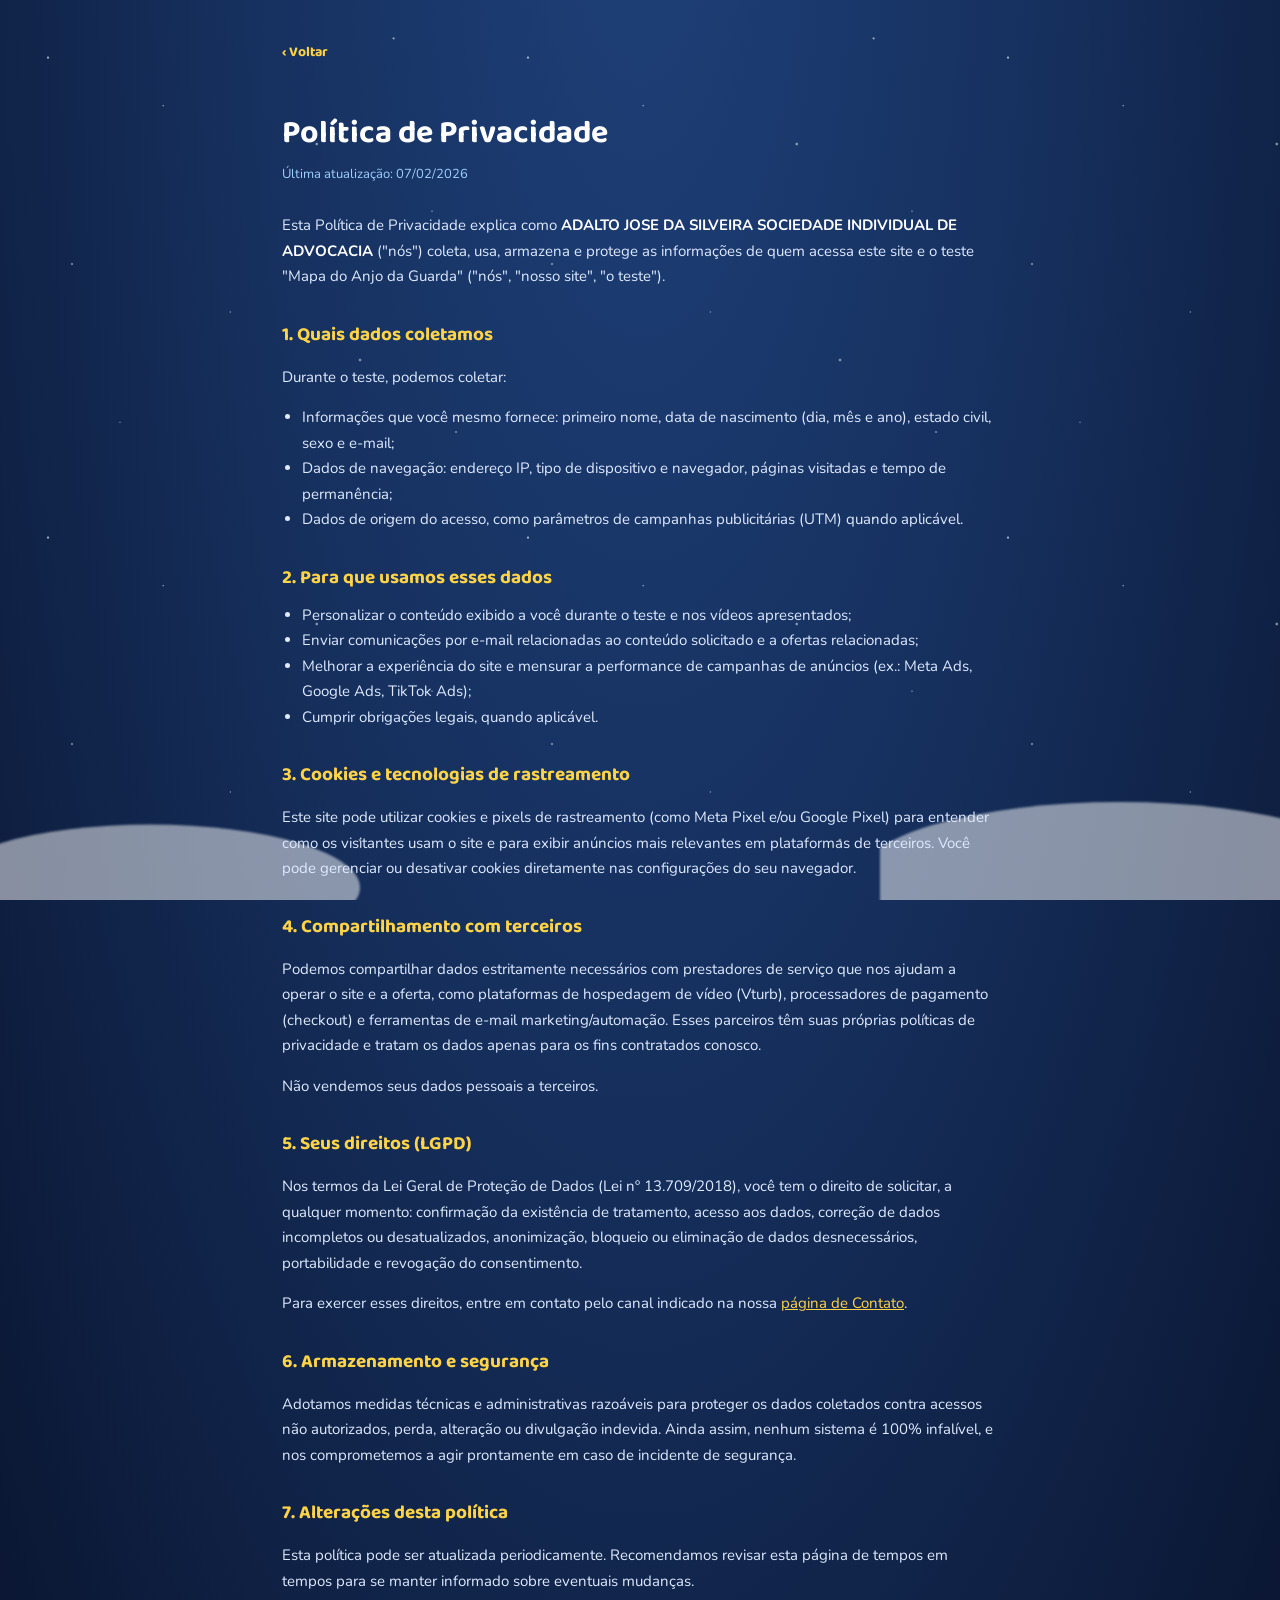
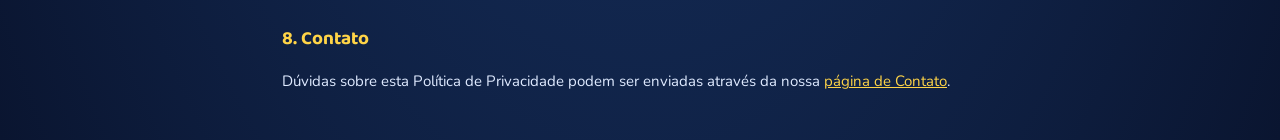
<file: politica-de-privacidade.html>
<!DOCTYPE html>
<html lang="pt-BR">
<head>
<meta charset="UTF-8">
<meta name="viewport" content="width=device-width, initial-scale=1">
<title>Política de Privacidade | Mapa do Anjo da Guarda</title>
<meta name="robots" content="noindex">

<link rel="preconnect" href="https://fonts.googleapis.com">
<link rel="preconnect" href="https://fonts.gstatic.com" crossorigin>
<link href="https://fonts.googleapis.com/css2?family=Baloo+2:wght@600;700;800&family=Nunito:wght@400;600;700&display=swap" rel="stylesheet">
<link rel="stylesheet" href="style.css">

<style>
  .legal-wrap{ position:relative; z-index:1; max-width:760px; margin:0 auto; padding:40px 22px 30px; }
  .legal-wrap h1{ font-family:var(--font-head); color:#fff; font-size:clamp(24px,5vw,32px); margin-bottom:6px; }
  .legal-wrap .updated{ color:var(--text-sub); font-size:13px; margin-bottom:30px; }
  .legal-wrap h2{ font-family:var(--font-head); color:var(--gold); font-size:19px; margin:30px 0 10px; }
  .legal-wrap p, .legal-wrap li{ color:#dfeaff; font-size:15px; line-height:1.7; }
  .legal-wrap ul{ padding-left:20px; margin:8px 0 16px; }
  .legal-wrap a.back{ display:inline-block; margin-bottom:24px; color:var(--gold); font-family:var(--font-head); font-weight:700; text-decoration:none; font-size:14px; }
  .legal-wrap a.back:hover{ text-decoration:underline; }
  .legal-wrap strong{ color:#fff; }
</style>
</head>
<body>

<div class="stars"></div>
<div class="clouds">
  <svg class="c1" viewBox="0 0 400 140" xmlns="http://www.w3.org/2000/svg"><ellipse cx="200" cy="90" rx="200" ry="60" fill="#ffffff"/></svg>
  <svg class="c2" viewBox="0 0 400 140" xmlns="http://www.w3.org/2000/svg"><ellipse cx="200" cy="90" rx="220" ry="65" fill="#ffffff"/></svg>
</div>

<div class="legal-wrap">
  <a class="back" href="index.html">‹ Voltar</a>
  <h1>Política de Privacidade</h1>
  <div class="updated">Última atualização: 07/02/2026</div>

  <p>Esta Política de Privacidade explica como <strong>ADALTO JOSE DA SILVEIRA SOCIEDADE INDIVIDUAL DE ADVOCACIA</strong> ("nós") coleta, usa, armazena e protege as informações de quem acessa este site e o teste "Mapa do Anjo da Guarda" ("nós", "nosso site", "o teste").</p>

  <h2>1. Quais dados coletamos</h2>
  <p>Durante o teste, podemos coletar:</p>
  <ul>
    <li>Informações que você mesmo fornece: primeiro nome, data de nascimento (dia, mês e ano), estado civil, sexo e e-mail;</li>
    <li>Dados de navegação: endereço IP, tipo de dispositivo e navegador, páginas visitadas e tempo de permanência;</li>
    <li>Dados de origem do acesso, como parâmetros de campanhas publicitárias (UTM) quando aplicável.</li>
  </ul>

  <h2>2. Para que usamos esses dados</h2>
  <ul>
    <li>Personalizar o conteúdo exibido a você durante o teste e nos vídeos apresentados;</li>
    <li>Enviar comunicações por e-mail relacionadas ao conteúdo solicitado e a ofertas relacionadas;</li>
    <li>Melhorar a experiência do site e mensurar a performance de campanhas de anúncios (ex.: Meta Ads, Google Ads, TikTok Ads);</li>
    <li>Cumprir obrigações legais, quando aplicável.</li>
  </ul>

  <h2>3. Cookies e tecnologias de rastreamento</h2>
  <p>Este site pode utilizar cookies e pixels de rastreamento (como Meta Pixel e/ou Google Pixel) para entender como os visitantes usam o site e para exibir anúncios mais relevantes em plataformas de terceiros. Você pode gerenciar ou desativar cookies diretamente nas configurações do seu navegador.</p>

  <h2>4. Compartilhamento com terceiros</h2>
  <p>Podemos compartilhar dados estritamente necessários com prestadores de serviço que nos ajudam a operar o site e a oferta, como plataformas de hospedagem de vídeo (Vturb), processadores de pagamento (checkout) e ferramentas de e-mail marketing/automação. Esses parceiros têm suas próprias políticas de privacidade e tratam os dados apenas para os fins contratados conosco.</p>
  <p>Não vendemos seus dados pessoais a terceiros.</p>

  <h2>5. Seus direitos (LGPD)</h2>
  <p>Nos termos da Lei Geral de Proteção de Dados (Lei nº 13.709/2018), você tem o direito de solicitar, a qualquer momento: confirmação da existência de tratamento, acesso aos dados, correção de dados incompletos ou desatualizados, anonimização, bloqueio ou eliminação de dados desnecessários, portabilidade e revogação do consentimento.</p>
  <p>Para exercer esses direitos, entre em contato pelo canal indicado na nossa <a href="contato.html" style="color:var(--gold)">página de Contato</a>.</p>

  <h2>6. Armazenamento e segurança</h2>
  <p>Adotamos medidas técnicas e administrativas razoáveis para proteger os dados coletados contra acessos não autorizados, perda, alteração ou divulgação indevida. Ainda assim, nenhum sistema é 100% infalível, e nos comprometemos a agir prontamente em caso de incidente de segurança.</p>

  <h2>7. Alterações desta política</h2>
  <p>Esta política pode ser atualizada periodicamente. Recomendamos revisar esta página de tempos em tempos para se manter informado sobre eventuais mudanças.</p>

  <h2>8. Contato</h2>
  <p>Dúvidas sobre esta Política de Privacidade podem ser enviadas através da nossa <a href="contato.html" style="color:var(--gold)">página de Contato</a>.</p>
</div>

</body>
</html>
</file>
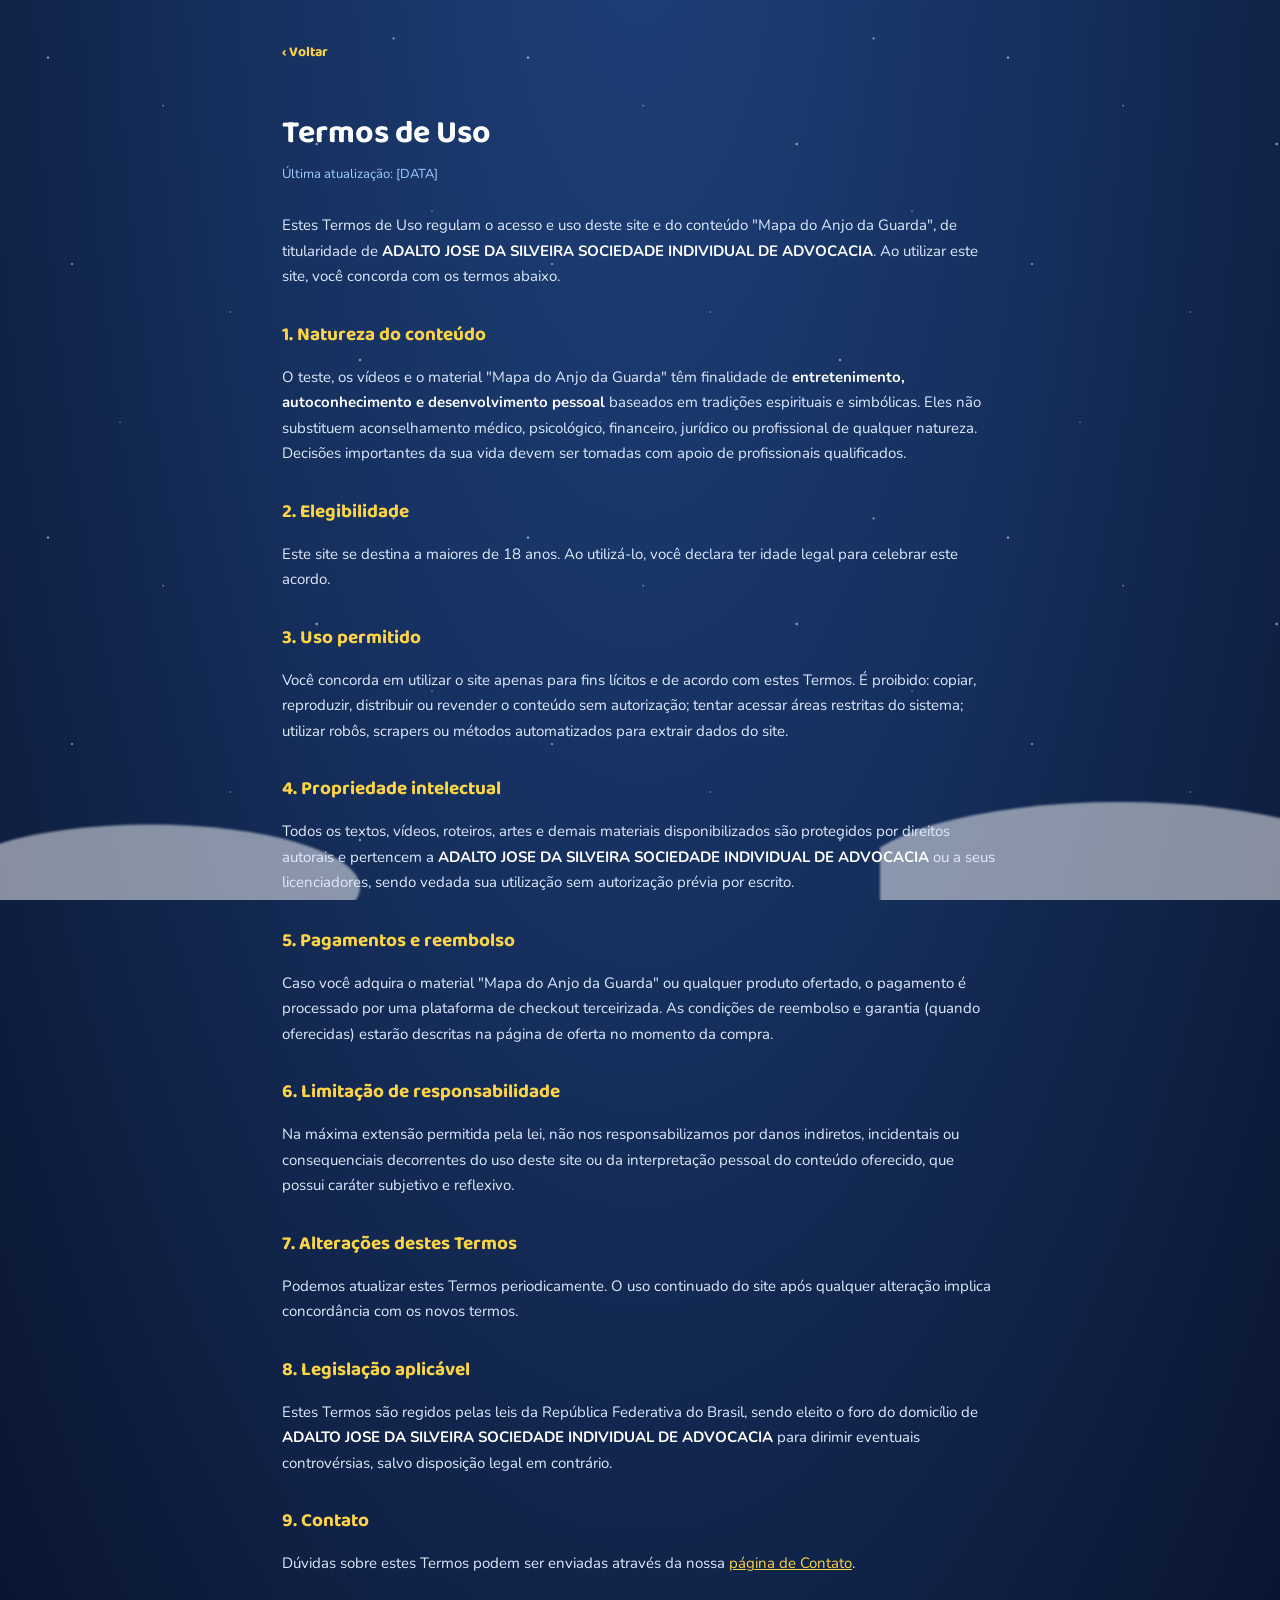
<file: termos-de-uso.html>
<!DOCTYPE html>
<html lang="pt-BR">
<head>
<meta charset="UTF-8">
<meta name="viewport" content="width=device-width, initial-scale=1">
<title>Termos de Uso | Mapa do Anjo da Guarda</title>
<meta name="robots" content="noindex">

<link rel="preconnect" href="https://fonts.googleapis.com">
<link rel="preconnect" href="https://fonts.gstatic.com" crossorigin>
<link href="https://fonts.googleapis.com/css2?family=Baloo+2:wght@600;700;800&family=Nunito:wght@400;600;700&display=swap" rel="stylesheet">
<link rel="stylesheet" href="style.css">

<style>
  .legal-wrap{ position:relative; z-index:1; max-width:760px; margin:0 auto; padding:40px 22px 30px; }
  .legal-wrap h1{ font-family:var(--font-head); color:#fff; font-size:clamp(24px,5vw,32px); margin-bottom:6px; }
  .legal-wrap .updated{ color:var(--text-sub); font-size:13px; margin-bottom:30px; }
  .legal-wrap h2{ font-family:var(--font-head); color:var(--gold); font-size:19px; margin:30px 0 10px; }
  .legal-wrap p, .legal-wrap li{ color:#dfeaff; font-size:15px; line-height:1.7; }
  .legal-wrap ul{ padding-left:20px; margin:8px 0 16px; }
  .legal-wrap a.back{ display:inline-block; margin-bottom:24px; color:var(--gold); font-family:var(--font-head); font-weight:700; text-decoration:none; font-size:14px; }
  .legal-wrap a.back:hover{ text-decoration:underline; }
  .legal-wrap strong{ color:#fff; }
</style>
</head>
<body>

<div class="stars"></div>
<div class="clouds">
  <svg class="c1" viewBox="0 0 400 140" xmlns="http://www.w3.org/2000/svg"><ellipse cx="200" cy="90" rx="200" ry="60" fill="#ffffff"/></svg>
  <svg class="c2" viewBox="0 0 400 140" xmlns="http://www.w3.org/2000/svg"><ellipse cx="200" cy="90" rx="220" ry="65" fill="#ffffff"/></svg>
</div>

<div class="legal-wrap">
  <a class="back" href="index.html">‹ Voltar</a>
  <h1>Termos de Uso</h1>
  <div class="updated">Última atualização: [DATA]</div>

  <p>Estes Termos de Uso regulam o acesso e uso deste site e do conteúdo "Mapa do Anjo da Guarda", de titularidade de <strong>ADALTO JOSE DA SILVEIRA SOCIEDADE INDIVIDUAL DE ADVOCACIA</strong>. Ao utilizar este site, você concorda com os termos abaixo.</p>

  <h2>1. Natureza do conteúdo</h2>
  <p>O teste, os vídeos e o material "Mapa do Anjo da Guarda" têm finalidade de <strong>entretenimento, autoconhecimento e desenvolvimento pessoal</strong> baseados em tradições espirituais e simbólicas. Eles não substituem aconselhamento médico, psicológico, financeiro, jurídico ou profissional de qualquer natureza. Decisões importantes da sua vida devem ser tomadas com apoio de profissionais qualificados.</p>

  <h2>2. Elegibilidade</h2>
  <p>Este site se destina a maiores de 18 anos. Ao utilizá-lo, você declara ter idade legal para celebrar este acordo.</p>

  <h2>3. Uso permitido</h2>
  <p>Você concorda em utilizar o site apenas para fins lícitos e de acordo com estes Termos. É proibido: copiar, reproduzir, distribuir ou revender o conteúdo sem autorização; tentar acessar áreas restritas do sistema; utilizar robôs, scrapers ou métodos automatizados para extrair dados do site.</p>

  <h2>4. Propriedade intelectual</h2>
  <p>Todos os textos, vídeos, roteiros, artes e demais materiais disponibilizados são protegidos por direitos autorais e pertencem a <strong>ADALTO JOSE DA SILVEIRA SOCIEDADE INDIVIDUAL DE ADVOCACIA</strong> ou a seus licenciadores, sendo vedada sua utilização sem autorização prévia por escrito.</p>

  <h2>5. Pagamentos e reembolso</h2>
  <p>Caso você adquira o material "Mapa do Anjo da Guarda" ou qualquer produto ofertado, o pagamento é processado por uma plataforma de checkout terceirizada. As condições de reembolso e garantia (quando oferecidas) estarão descritas na página de oferta no momento da compra.</p>

  <h2>6. Limitação de responsabilidade</h2>
  <p>Na máxima extensão permitida pela lei, não nos responsabilizamos por danos indiretos, incidentais ou consequenciais decorrentes do uso deste site ou da interpretação pessoal do conteúdo oferecido, que possui caráter subjetivo e reflexivo.</p>

  <h2>7. Alterações destes Termos</h2>
  <p>Podemos atualizar estes Termos periodicamente. O uso continuado do site após qualquer alteração implica concordância com os novos termos.</p>

  <h2>8. Legislação aplicável</h2>
  <p>Estes Termos são regidos pelas leis da República Federativa do Brasil, sendo eleito o foro do domicílio de <strong>ADALTO JOSE DA SILVEIRA SOCIEDADE INDIVIDUAL DE ADVOCACIA</strong> para dirimir eventuais controvérsias, salvo disposição legal em contrário.</p>

  <h2>9. Contato</h2>
  <p>Dúvidas sobre estes Termos podem ser enviadas através da nossa <a href="contato.html" style="color:var(--gold)">página de Contato</a>.</p>
</div>

</body>
</html>
</file>
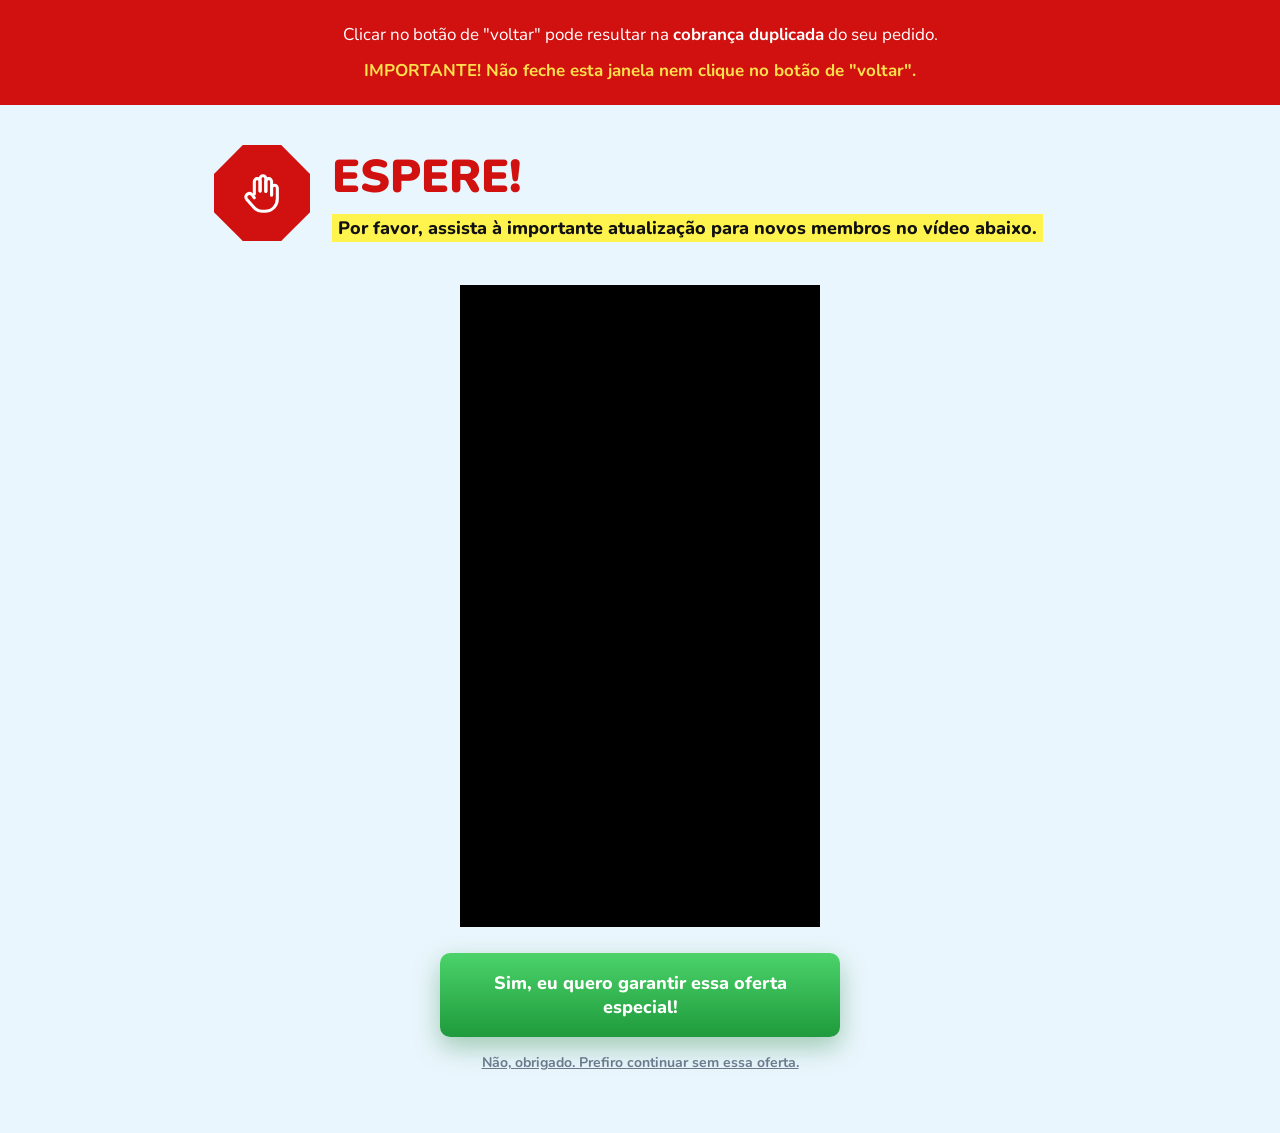
<file: upsell1.html>
<!DOCTYPE html>
<html lang="pt-BR">
<head>
<meta charset="UTF-8">
<meta name="viewport" content="width=device-width, initial-scale=1">
<title>Espere! Atualização Importante | Mapa do Anjo da Guarda</title>
<meta name="robots" content="noindex">

<link rel="preconnect" href="https://fonts.googleapis.com">
<link rel="preconnect" href="https://fonts.gstatic.com" crossorigin>
<link href="https://fonts.googleapis.com/css2?family=Nunito:wght@400;700;800;900&display=swap" rel="stylesheet">

<style>
  *{ box-sizing:border-box; }
  html,body{ margin:0; padding:0; }
  body{
    font-family:'Nunito', sans-serif;
    background:#eaf6fd;
    color:#123;
  }

  .top-banner{
    background:#d0110f;
    color:#fff;
    text-align:center;
    padding:22px 16px;
  }
  .top-banner p{
    margin:0 0 10px;
    font-size:clamp(14px,2.3vw,17px);
    line-height:1.5;
  }
  .top-banner p:last-child{ margin-bottom:0; }
  .top-banner .warn{ color:#ffe14d; }

  .wait-section{
    max-width:900px;
    margin:0 auto;
    padding:40px 24px 10px;
    display:flex;
    align-items:center;
    gap:22px;
    flex-wrap:wrap;
  }
  .stop-icon{
    width:96px; height:96px; flex:none;
    background:#d0110f;
    clip-path: polygon(30% 0%, 70% 0%, 100% 30%, 100% 70%, 70% 100%, 30% 100%, 0% 70%, 0% 30%);
    display:flex; align-items:center; justify-content:center;
    box-shadow:0 6px 18px rgba(208,17,15,.35);
  }
  .stop-icon svg{ width:46px; height:46px; }

  .wait-text{ flex:1; min-width:260px; }
  .wait-text .espere{
    color:#d0110f;
    font-weight:900;
    font-size:clamp(34px,6vw,46px);
    display:block;
    margin-bottom:8px;
  }
  .wait-text .msg{
    background:#fff44d;
    color:#111;
    font-weight:800;
    font-size:clamp(15px,2.4vw,18px);
    line-height:1.4;
    padding:2px 6px;
    display:inline;
    box-decoration-break: clone;
    -webkit-box-decoration-break: clone;
  }

  .video-wrap{
    max-width:400px;
    margin:34px auto 0;
    padding:0 20px;
  }

  .upsell-actions{
    max-width:440px;
    margin:26px auto 60px;
    padding:0 20px;
    text-align:center;
  }
  .btn-accept{
    display:block;
    width:100%;
    background:linear-gradient(180deg,#4bd36a,#1f9a3c);
    color:#fff;
    font-family:'Nunito', sans-serif;
    font-weight:800;
    font-size:clamp(15px,2.6vw,18px);
    border:none;
    padding:18px 20px;
    border-radius:10px;
    cursor:pointer;
    box-shadow:0 10px 26px rgba(20,120,40,.35);
    margin-bottom:14px;
  }
  .btn-refuse{
    display:inline-block;
    background:none;
    border:none;
    color:#6b7a8d;
    font-family:'Nunito', sans-serif;
    font-weight:700;
    font-size:14px;
    text-decoration:underline;
    cursor:pointer;
  }
</style>
</head>
<body>

<div class="top-banner">
  <p>Clicar no botão de "voltar" pode resultar na <strong>cobrança duplicada</strong> do seu pedido.</p>
  <p class="warn"><strong>IMPORTANTE! Não feche esta janela nem clique no botão de "voltar".</strong></p>
</div>

<div class="wait-section">
  <div class="stop-icon">
    <svg viewBox="0 0 24 24" fill="none" xmlns="http://www.w3.org/2000/svg">
      <path d="M8 12.5V6a1.5 1.5 0 0 1 3 0v5" stroke="#fff" stroke-width="1.6" stroke-linecap="round" stroke-linejoin="round"/>
      <path d="M11 11V4.5a1.5 1.5 0 0 1 3 0V11" stroke="#fff" stroke-width="1.6" stroke-linecap="round" stroke-linejoin="round"/>
      <path d="M14 11.2V6a1.5 1.5 0 0 1 3 0v7" stroke="#fff" stroke-width="1.6" stroke-linecap="round" stroke-linejoin="round"/>
      <path d="M17 13V9.5a1.5 1.5 0 0 1 3 0V15c0 3.5-2.5 6.5-6.5 6.5H12c-2 0-3-.5-4.2-1.9L4 15.2c-.7-.9-.5-1.9.3-2.5.8-.6 1.9-.5 2.6.3L8 14.5" stroke="#fff" stroke-width="1.6" stroke-linecap="round" stroke-linejoin="round"/>
    </svg>
  </div>
  <div class="wait-text">
    <span class="espere">ESPERE!</span>
    <span class="msg">Por favor, assista à importante atualização para novos membros no vídeo abaixo.</span>
  </div>
</div>

<div class="video-wrap">
  <!-- VSL do Upsell 1 -->
  <vturb-smartplayer id="vid-6a7a7a4ce0c3b18c751cdc2a" style="display: block; margin: 0 auto; width: 100%; max-width: 400px;"><div class="vturb-player-placeholder" style="position: relative; width: 100%; padding: 178.14814814814815% 0 0; z-index: 0; background-color: black;"></div></vturb-smartplayer>
  <script type="text/javascript"> var s=document.createElement("script"); s.src="https://scripts.converteai.net/f896c4e4-f70b-496c-9564-a55b2ae856b4/players/6a7a7a4ce0c3b18c751cdc2a/v4/player.js", s.async=!0,document.head.appendChild(s); </script>
</div>

<div class="upsell-actions">
  <button class="kirvano-payment-trigger btn-accept">Sim, eu quero garantir essa oferta especial!</button>
  <button class="kirvano-refuse-trigger btn-refuse">Não, obrigado. Prefiro continuar sem essa oferta.</button>
</div>

<script>
  // Desencoraja o uso do botão "voltar" nesta página (reforça o aviso do banner),
  // sem redirecionar para lugar nenhum — só evita que a pessoa saia sem querer.
  history.pushState(null, '', location.href);
  window.addEventListener('popstate', function(){
    history.pushState(null, '', location.href);
  });
</script>

<!--
  Script de upsell da Kirvano — fica no fim do body, depois dos botões
  ".kirvano-payment-trigger" e ".kirvano-refuse-trigger" existirem no DOM.
-->
<script>
  var offer = "0c123b54-b59d-4781-b2a0-9fb0926847ff";
  var nextPageURL = "https://testedosanjos.sintonialuz.site/upsell2.html";
  var refusePageURL = "https://testedosanjos.sintonialuz.site/downsell1.html";
</script>
<script src="https://snippets.kirvano.com/upsell.min.js"></script>

</body>
</html>
</file>
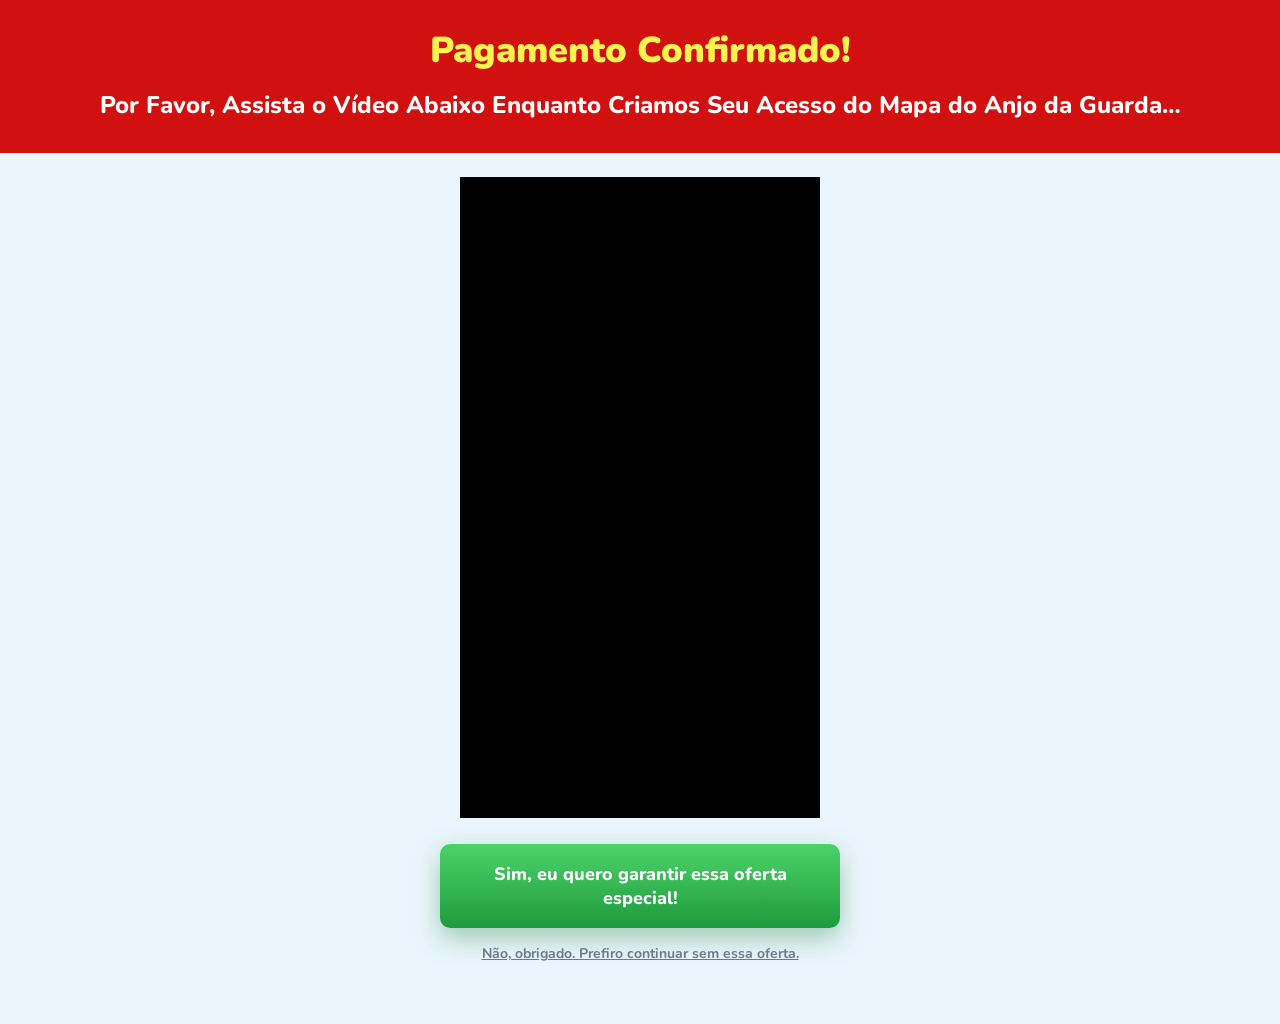
<file: upsell2.html>
<!DOCTYPE html>
<html lang="pt-BR">
<head>
<meta charset="UTF-8">
<meta name="viewport" content="width=device-width, initial-scale=1">
<title>Pagamento Confirmado! | Mapa do Anjo da Guarda</title>
<meta name="robots" content="noindex">

<link rel="preconnect" href="https://fonts.googleapis.com">
<link rel="preconnect" href="https://fonts.gstatic.com" crossorigin>
<link href="https://fonts.googleapis.com/css2?family=Nunito:wght@400;700;800;900&display=swap" rel="stylesheet">

<style>
  *{ box-sizing:border-box; }
  html,body{ margin:0; padding:0; }
  body{
    font-family:'Nunito', sans-serif;
    background:#eaf6fd;
    color:#123;
  }

  .top-banner{
    background:#d0110f;
    color:#fff;
    text-align:center;
    padding:26px 16px 30px;
  }
  .top-banner h1{
    margin:0 0 14px;
    color:#fff44d;
    font-weight:900;
    font-size:clamp(26px,5vw,36px);
  }
  .top-banner p{
    margin:0;
    font-weight:800;
    font-size:clamp(17px,3vw,24px);
    line-height:1.4;
  }

  .video-wrap{
    max-width:400px;
    margin:0 auto;
    padding:24px 20px 0;
  }

  .upsell-actions{
    max-width:440px;
    margin:26px auto 60px;
    padding:0 20px;
    text-align:center;
  }
  .btn-accept{
    display:block;
    width:100%;
    background:linear-gradient(180deg,#4bd36a,#1f9a3c);
    color:#fff;
    font-family:'Nunito', sans-serif;
    font-weight:800;
    font-size:clamp(15px,2.6vw,18px);
    border:none;
    padding:18px 20px;
    border-radius:10px;
    cursor:pointer;
    box-shadow:0 10px 26px rgba(20,120,40,.35);
    margin-bottom:14px;
  }
  .btn-refuse{
    display:inline-block;
    background:none;
    border:none;
    color:#6b7a8d;
    font-family:'Nunito', sans-serif;
    font-weight:700;
    font-size:14px;
    text-decoration:underline;
    cursor:pointer;
  }
</style>
</head>
<body>

<div class="top-banner">
  <h1>Pagamento Confirmado!</h1>
  <p>Por Favor, Assista o Vídeo Abaixo Enquanto Criamos Seu Acesso do Mapa do Anjo da Guarda…</p>
</div>

<div class="video-wrap">
  <!-- VSL do Upsell 2 -->
  <vturb-smartplayer id="vid-6a7a7a2d784b30f21a6db72f" style="display: block; margin: 0 auto; width: 100%; max-width: 400px;"><div class="vturb-player-placeholder" style="position: relative; width: 100%; padding: 178.14814814814815% 0 0; z-index: 0; background-color: black;"></div></vturb-smartplayer>
  <script type="text/javascript"> var s=document.createElement("script"); s.src="https://scripts.converteai.net/f896c4e4-f70b-496c-9564-a55b2ae856b4/players/6a7a7a2d784b30f21a6db72f/v4/player.js", s.async=!0,document.head.appendChild(s); </script>
</div>

<div class="upsell-actions">
  <button class="kirvano-payment-trigger btn-accept">Sim, eu quero garantir essa oferta especial!</button>
  <button class="kirvano-refuse-trigger btn-refuse">Não, obrigado. Prefiro continuar sem essa oferta.</button>
</div>

<script>
  // Desencoraja o uso do botão "voltar" nesta página, sem redirecionar
  // para lugar nenhum — só evita que a pessoa saia sem querer.
  history.pushState(null, '', location.href);
  window.addEventListener('popstate', function(){
    history.pushState(null, '', location.href);
  });
</script>

<!--
  Script de upsell da Kirvano — fica no fim do body, depois dos botões
  ".kirvano-payment-trigger" e ".kirvano-refuse-trigger" existirem no DOM.
  nextPageURL é null aqui: se aceitar, a Kirvano leva para a página de
  obrigado padrão configurada na oferta (não há mais upsell depois deste).
-->
<script>
  var offer = "3dea019a-98d5-4526-b874-b52513b2d006";
  var nextPageURL = null;
  var refusePageURL = "https://testedosanjos.sintonialuz.site/downsell2.html";
</script>
<script src="https://snippets.kirvano.com/upsell.min.js"></script>

</body>
</html>
</file>
<file: style.css>
:root{
    --bg-1:#0a1530;
    --bg-2:#16305e;
    --bg-3:#1e4079;
    --gold:#ffd447;
    --gold-2:#ffb648;
    --alert-red-1:#ff5b4d;
    --alert-red-2:#c81c1c;
    --text-heading:#bfe3ff;
    --text-sub:#9fd0ff;
    --card-top:#f2f9ff;
    --card-bottom:#d9edff;
    --card-border:#ffd447;
    --btn-blue-1:#7fc1ee;
    --btn-blue-2:#3f86c9;
    --teal-1:#7fd4d1;
    --teal-2:#4fa7a3;
    --font-head:'Baloo 2', sans-serif;
    --font-body:'Nunito', sans-serif;
  }

  *{box-sizing:border-box;}
  html,body{margin:0;padding:0;}
  body{
    font-family:var(--font-body);
    background:
      radial-gradient(ellipse at 50% -10%, var(--bg-3), var(--bg-2) 45%, var(--bg-1) 100%);
    color:var(--text-heading);
    min-height:100vh;
    overflow-x:hidden;
    position:relative;
  }

  /* ---------- starfield ---------- */
  .stars{position:fixed; inset:0; z-index:0; pointer-events:none;
    background-image:
      radial-gradient(1.6px 1.6px at 10% 12%, rgba(255,255,255,.9), transparent),
      radial-gradient(1.6px 1.6px at 82% 8%, rgba(255,255,255,.7), transparent),
      radial-gradient(1.2px 1.2px at 34% 22%, rgba(255,255,255,.65), transparent),
      radial-gradient(1.8px 1.8px at 66% 30%, rgba(255,255,255,.8), transparent),
      radial-gradient(1.2px 1.2px at 90% 44%, rgba(255,255,255,.55), transparent),
      radial-gradient(1.6px 1.6px at 15% 55%, rgba(255,255,255,.7), transparent),
      radial-gradient(1.2px 1.2px at 48% 65%, rgba(255,255,255,.55), transparent),
      radial-gradient(1.8px 1.8px at 75% 75%, rgba(255,255,255,.75), transparent),
      radial-gradient(1.2px 1.2px at 25% 88%, rgba(255,255,255,.5), transparent),
      radial-gradient(1.6px 1.6px at 95% 90%, rgba(255,255,255,.6), transparent);
    background-repeat:repeat;
    background-size: 480px 480px;
    animation: twinkle 6s ease-in-out infinite alternate;
  }
  @keyframes twinkle{ from{opacity:.55;} to{opacity:1;} }

  .clouds{position:fixed; left:0; right:0; bottom:0; height:220px; z-index:0; pointer-events:none; overflow:hidden;}
  .clouds svg{position:absolute; bottom:-40px; opacity:.5; filter:blur(1px);}
  .clouds .c1{left:-60px; width:420px;}
  .clouds .c2{right:-80px; width:480px;}

  /* ---------- shell ---------- */
  .app{
    position:relative; z-index:1;
    max-width:640px; margin:0 auto;
    padding: 28px 20px 60px;
    min-height:100vh;
  }

  /* ---------- alert badge ---------- */
  .alert-badge{
    display:flex; align-items:center; justify-content:center; gap:10px;
    background:linear-gradient(180deg, var(--alert-red-1), var(--alert-red-2));
    color:#fff; font-family:var(--font-head); font-weight:700;
    font-size:clamp(14px,3.6vw,18px);
    letter-spacing:.5px;
    padding:14px 18px;
    border-radius:14px;
    max-width:460px; margin:0 auto 22px;
    box-shadow: 0 0 0 1px rgba(255,255,255,.15) inset, 0 8px 24px rgba(200,28,28,.45), 0 0 26px rgba(255,80,60,.35);
    animation: pulseAlert 1.8s ease-in-out infinite;
  }
  @keyframes pulseAlert{ 0%,100%{transform:scale(1);} 50%{transform:scale(1.02);} }

  h1.headline{
    font-family:var(--font-head);
    text-align:center;
    font-size:clamp(24px,6vw,34px);
    line-height:1.2;
    font-weight:700;
    background:linear-gradient(180deg,#dff1ff,#8ec8f7);
    -webkit-background-clip:text; background-clip:text; color:transparent;
    margin:0 0 14px;
  }
  p.subhead{
    text-align:center; color:var(--text-sub);
    font-size:clamp(14px,3.6vw,17px);
    margin:0 0 22px;
    font-weight:600;
  }

  /* ---------- progress ---------- */
  .progress-wrap{ text-align:center; margin-bottom:30px; }
  .progress-label{ color:var(--text-sub); font-size:13px; font-weight:700; margin-bottom:8px; letter-spacing:.4px;}
  .progress-track{
    width:100%; height:14px; border-radius:20px;
    background:rgba(255,255,255,.85);
    box-shadow: inset 0 2px 4px rgba(0,0,0,.15);
    overflow:hidden;
  }
  .progress-fill{
    height:100%; border-radius:20px;
    background:linear-gradient(90deg,#8fd6ff,#ffe98a,#ffd447);
    transition:width .5s ease;
  }

  /* ---------- step blocks ---------- */
  .step{ display:none; }
  .step.active{ display:block; animation: fadeIn .35s ease; }
  @keyframes fadeIn{ from{opacity:0; transform:translateY(6px);} to{opacity:1; transform:none;} }

  .step-title{
    font-family:var(--font-head);
    text-align:center;
    color:#fff;
    background:linear-gradient(135deg,var(--btn-blue-1),var(--btn-blue-2));
    display:inline-block;
    padding:12px 26px;
    border-radius:14px;
    font-size:clamp(15px,4vw,19px);
    font-weight:700;
    box-shadow:0 6px 18px rgba(20,60,110,.4);
    margin: 0 auto 26px;
    width: fit-content;
    max-width: 100%;
  }
  .step-title-row{ text-align:center; }

  .month-label{
    background:linear-gradient(135deg,var(--teal-1),var(--teal-2));
    color:#fff; font-family:var(--font-head); font-weight:700;
    text-align:center; padding:9px 12px; border-radius:10px;
    margin: 18px 0 12px; font-size:15px;
    box-shadow:0 4px 12px rgba(0,60,60,.25);
  }
  .month-label:first-of-type{ margin-top:6px; }

  /* ---------- grids ---------- */
  .grid-signs{
    display:grid; grid-template-columns:repeat(4,1fr); gap:12px;
  }
  .grid-days{ display:flex; flex-wrap:wrap; gap:10px; justify-content:center; margin-bottom:10px;}
  .grid-months{ display:flex; flex-wrap:wrap; gap:12px; justify-content:center; margin-bottom:22px; }
  .field-label{
    text-align:center; color:var(--text-sub); font-weight:800; font-family:var(--font-head);
    font-size:14px; letter-spacing:.4px; margin-bottom:12px;
  }
  .opt-card.selected{
    border-color:#4bd36a; background:linear-gradient(180deg,#e3fbe9,#c3f2cf);
    box-shadow:0 0 0 3px rgba(75,211,106,.35), 0 6px 14px rgba(0,20,50,.25);
    transform:translateY(-2px);
  }
  .opt-card.month-opt{ min-width:120px; padding:14px 18px; font-size:16px; }
  .warning-text{
    display:none; text-align:center; color:#ff8a7a; font-weight:700; font-size:14px;
    margin:14px auto 6px; max-width:420px;
  }
  .warning-text.show{ display:block; }
  .continue-btn.small{ margin-top:20px; padding:14px 20px; font-size:15px; }
  .grid-decades{ display:flex; flex-wrap:wrap; gap:12px; justify-content:center; }
  .grid-years{ display:flex; flex-wrap:wrap; gap:10px; justify-content:center; }
  .grid-3col{ display:grid; grid-template-columns:repeat(3,1fr); gap:14px; }
  .grid-2col{ display:grid; grid-template-columns:repeat(2,1fr); gap:14px; }
  .grid-gender{ display:flex; gap:16px; justify-content:center; }

  @media (max-width:480px){
    .grid-signs{ grid-template-columns:repeat(2,1fr); }
    .grid-3col{ grid-template-columns:repeat(2,1fr); }
  }

  /* ---------- buttons / cards ---------- */
  .opt-card{
    background:linear-gradient(180deg,var(--card-top),var(--card-bottom));
    border:2px solid var(--card-border);
    border-radius:14px;
    color:#1c4f7c;
    font-family:var(--font-head);
    font-weight:700;
    cursor:pointer;
    text-align:center;
    padding:18px 8px 14px;
    box-shadow:0 6px 14px rgba(0,20,50,.25);
    transition:transform .15s ease, box-shadow .15s ease;
  }
  .opt-card:hover{ transform:translateY(-3px) scale(1.02); box-shadow:0 10px 22px rgba(0,20,50,.32); }
  .opt-card .icon{ font-size:30px; display:block; margin-bottom:6px; }
  .opt-card.small{ padding:12px 6px; font-size:15px; min-width:64px; }
  .opt-card.day{ min-width:56px; padding:12px 4px; font-size:15px; }
  .opt-card.decade{ min-width:110px; }
  .opt-card.year{ min-width:96px; }
  .opt-card.teal{
    background:linear-gradient(180deg,#dff5f4,#bfe7e5);
    color:#1c5f5c;
  }
  .opt-card.gender{ width:140px; padding:26px 10px 18px; }
  .opt-card.gender .icon{ font-size:38px; }

  .back-btn{
    display:block; margin:26px auto 0;
    background:linear-gradient(180deg,#bfe0f7,#8dc3e8);
    color:#124a72; font-family:var(--font-head); font-weight:700;
    border:none; padding:10px 26px; border-radius:30px;
    cursor:pointer; box-shadow:0 4px 12px rgba(0,30,60,.3);
  }

  /* ---------- name step ---------- */
  .name-input{
    display:block; width:100%; max-width:420px; margin:0 auto 18px;
    padding:16px 18px; border-radius:12px; border:none;
    font-family:var(--font-body); font-weight:700; font-size:16px;
    color:#123;
  }
  .continue-btn{
    display:block; width:100%; max-width:420px; margin:0 auto;
    background:linear-gradient(180deg,#8fd0f5,#3f86c9);
    color:#fff; font-family:var(--font-head); font-weight:700;
    font-size:17px; border:none; padding:18px 20px; border-radius:14px;
    cursor:pointer; box-shadow:0 8px 20px rgba(20,60,110,.4);
  }
  .continue-btn:disabled{ opacity:.5; cursor:not-allowed; }

  .privacy{
    text-align:center; font-size:13px; color:var(--text-sub); margin-top:34px; line-height:1.6;
  }
  .privacy strong{ color:var(--gold); }
  .social-proof{ text-align:center; font-size:13px; color:var(--text-sub); margin-top:6px; }

  /* ===================== GATE PAGE ===================== */
  .stage-box{
    max-width:640px; margin: 60px auto; border:1px solid var(--gold-2);
    border-radius:10px; overflow:hidden;
    box-shadow:0 20px 60px rgba(0,0,0,.5);
  }
  .stage-top{
    background:linear-gradient(180deg,var(--bg-3),var(--bg-1));
    padding:50px 24px 40px; text-align:center;
  }
  .stage-top .gate-name{ color:var(--gold); }
  .gate-text{
    font-family:var(--font-head); font-weight:700; color:#fff;
    font-size:clamp(18px,4.6vw,24px); margin-bottom:26px;
  }
  .stop-icon{
    width:110px; height:110px; margin:0 auto 26px;
    background:#e0201c; border-radius:26px; transform:rotate(45deg);
    display:flex; align-items:center; justify-content:center;
    box-shadow:0 10px 26px rgba(200,20,20,.5);
    position:relative;
  }
  .stop-icon svg{ transform:rotate(-45deg); width:52px; height:52px; }
  .gate-sub{ color:#dfefff; font-size:15px; line-height:1.6; margin-bottom:30px; font-weight:600;}
  .go-btn{
    background:linear-gradient(180deg,#4bd36a,#1f9a3c);
    color:#fff; font-family:var(--font-head); font-weight:800; font-size:18px;
    border:none; padding:16px 46px; border-radius:12px; cursor:pointer;
    box-shadow:0 10px 24px rgba(20,120,40,.45);
    letter-spacing:.5px;
  }
  .stage-bottom{
    background:#0c1220; height:70px; display:flex; align-items:center;
    justify-content:flex-end; padding:0 22px; gap:14px;
  }
  .fake-bar{ width:2px; height:26px; background:#334; }

  /* ===================== VSL PAGE ===================== */
  .vsl-box{ max-width:480px; margin:40px auto 0; border:1px solid var(--gold-2); border-radius:10px; overflow:hidden; box-shadow:0 20px 60px rgba(0,0,0,.55);}

  .wistia-wrap{ background:#0c1220; line-height:0; }
  .wistia-wrap wistia-player{ width:100%; display:block; }

  /* ===================== POPUP DE E-MAIL ===================== */
  .email-modal-overlay{
    display:none;
    position:fixed; inset:0; z-index:9999;
    background:rgba(4,10,26,.82);
    backdrop-filter:blur(3px);
    align-items:center; justify-content:center;
    padding:20px;
  }
  .email-modal-overlay.show{ display:flex; animation:overlayFadeIn .35s ease; }
  @keyframes overlayFadeIn{ from{opacity:0;} to{opacity:1;} }

  .email-modal-card{
    width:100%; max-width:420px;
    background:linear-gradient(180deg,#173a72,#0c1a3a);
    border:2px solid var(--gold);
    border-radius:18px;
    padding:30px 26px 28px;
    text-align:center;
    box-shadow:0 0 0 6px rgba(255,212,71,.15), 0 25px 70px rgba(0,0,0,.6), 0 0 60px rgba(255,212,71,.35);
    animation: modalPop .45s cubic-bezier(.34,1.56,.64,1);
  }
  @keyframes modalPop{ from{ transform:scale(.85); opacity:0; } to{ transform:scale(1); opacity:1; } }

  .email-modal-badge{
    display:inline-block; font-family:var(--font-head); font-weight:800; color:#0c1a3a;
    background:linear-gradient(180deg,#fff2c4,var(--gold));
    padding:6px 18px; border-radius:20px; font-size:13px; letter-spacing:.5px;
    margin-bottom:16px;
    animation: badgePulse 1.4s ease-in-out infinite;
  }
  @keyframes badgePulse{ 0%,100%{ transform:scale(1);} 50%{ transform:scale(1.06);} }

  .email-modal-title{
    font-family:var(--font-head); font-weight:700; color:#fff;
    font-size:clamp(18px,5vw,22px); line-height:1.35; margin:0 0 10px;
  }
  .email-modal-sub{ color:var(--text-sub); font-size:14px; margin:0 0 20px; line-height:1.5; }

  .email-modal-input{
    display:block; width:100%; padding:15px 16px; border-radius:12px; border:none;
    font-family:var(--font-body); font-weight:700; font-size:16px; color:#123;
    margin-bottom:10px;
  }
  .email-modal-warning{
    display:none; color:#ff8a7a; font-weight:700; font-size:13px; margin-bottom:12px;
  }
  .email-modal-warning.show{ display:block; }

  .email-modal-btn{
    display:block; width:100%;
    background:linear-gradient(180deg,#4bd36a,#1f9a3c);
    color:#fff; font-family:var(--font-head); font-weight:800; font-size:17px;
    border:none; padding:16px 20px; border-radius:12px; cursor:pointer;
    box-shadow:0 10px 26px rgba(20,120,40,.45);
    animation: growBtnPopup 1.6s ease-in-out infinite;
  }
  @keyframes growBtnPopup{ 0%,100%{transform:scale(1);} 50%{transform:scale(1.03);} }

  ::selection{ background:var(--gold); color:#123; }

  /* ===================== RODAPÉ (política/termos/contato) ===================== */
  .site-footer{
    position:relative; z-index:1;
    text-align:center;
    padding:26px 16px 18px;
  }
  .site-footer a{
    color: rgba(255,255,255,.16);
    font-size:9px;
    font-family:var(--font-body);
    text-decoration:none;
    letter-spacing:.2px;
  }
  .site-footer a:hover{ color: rgba(255,255,255,.16); }
  .site-footer span{
    color: rgba(255,255,255,.1);
    font-size:9px;
    margin:0 6px;
  }
</file>
